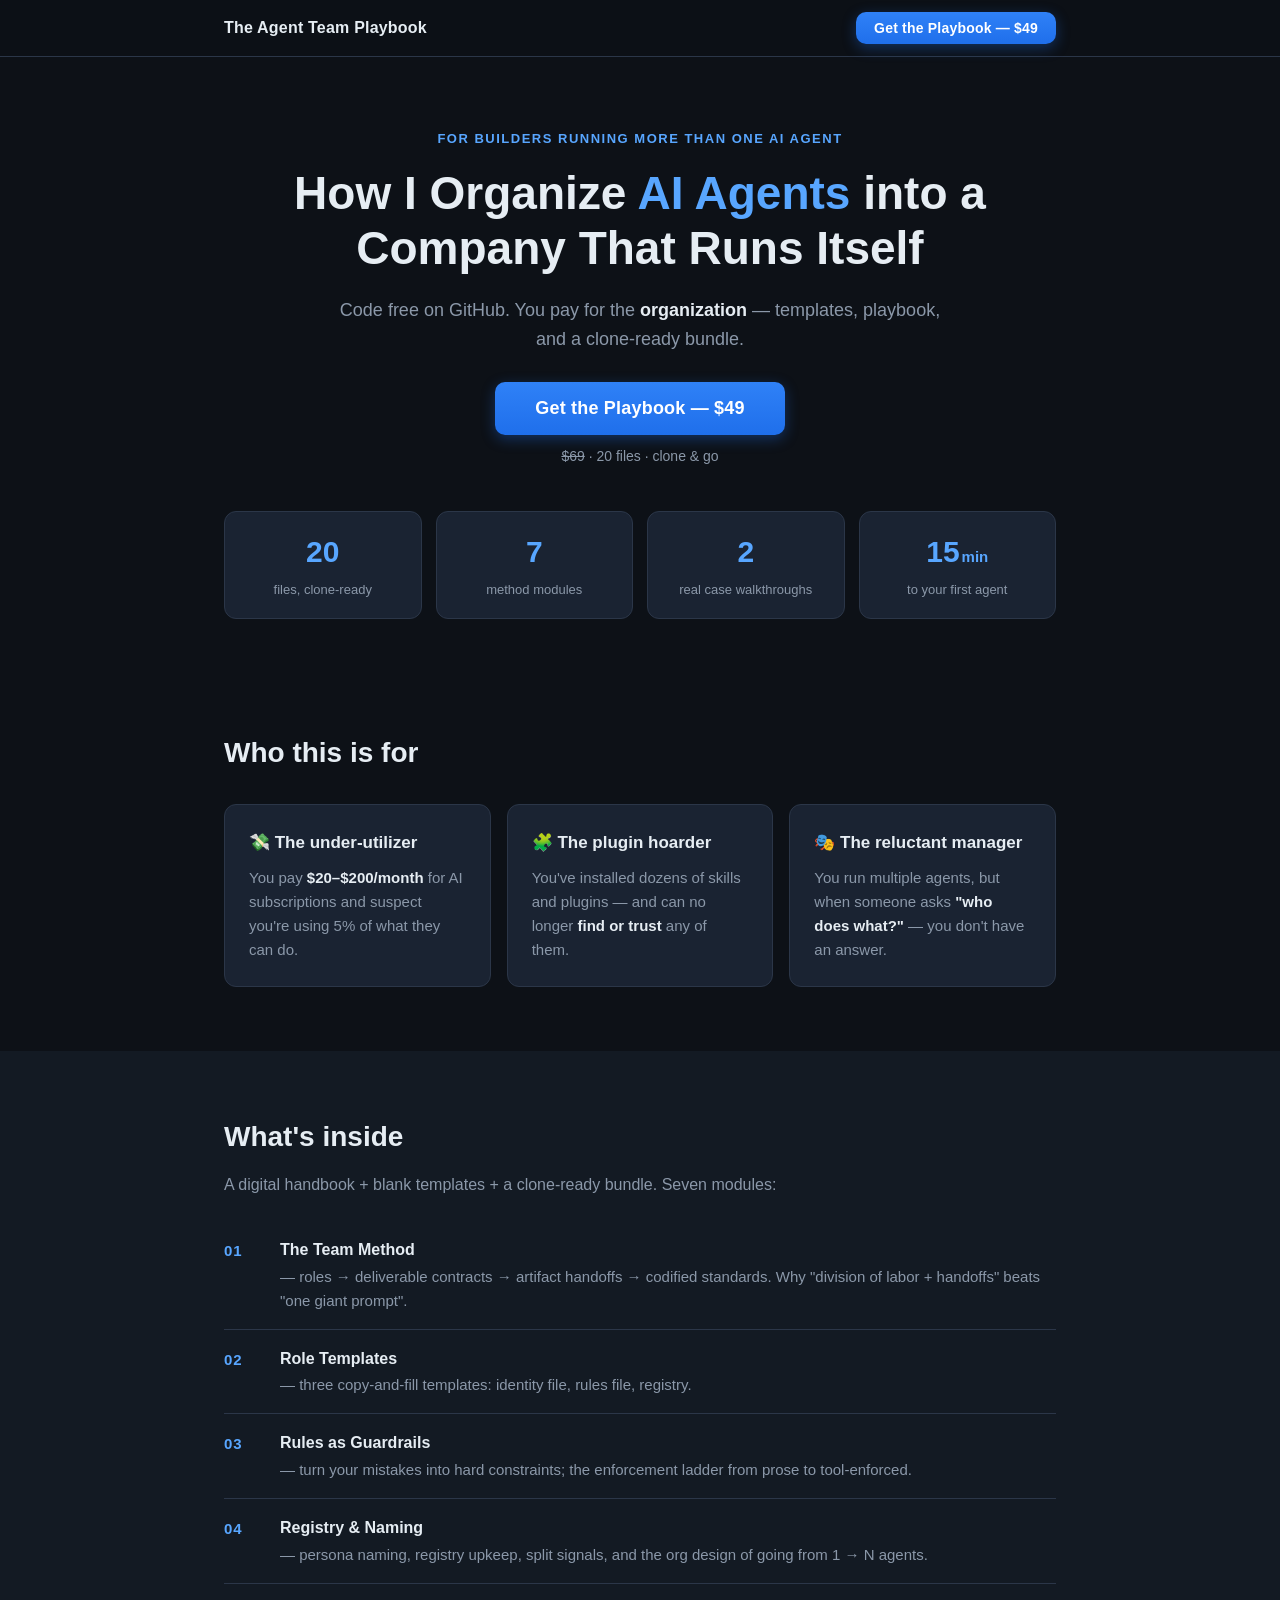
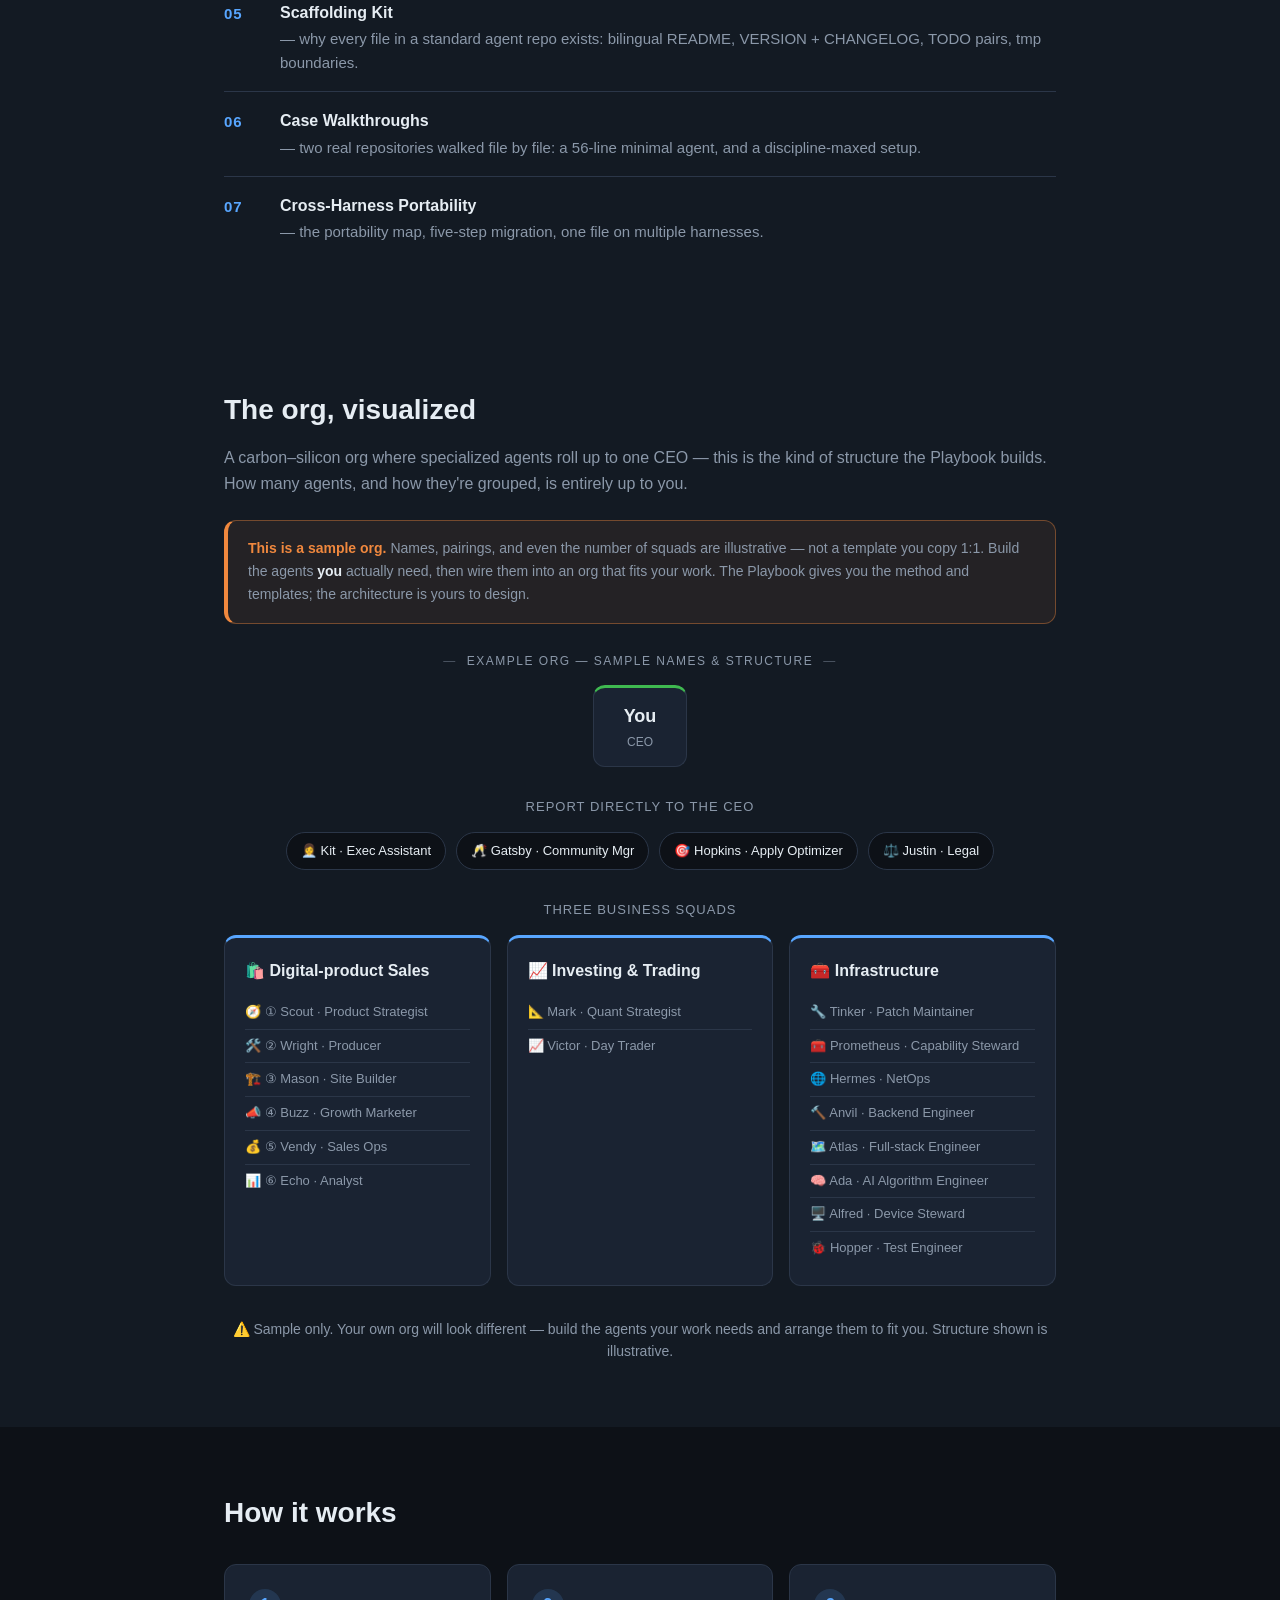
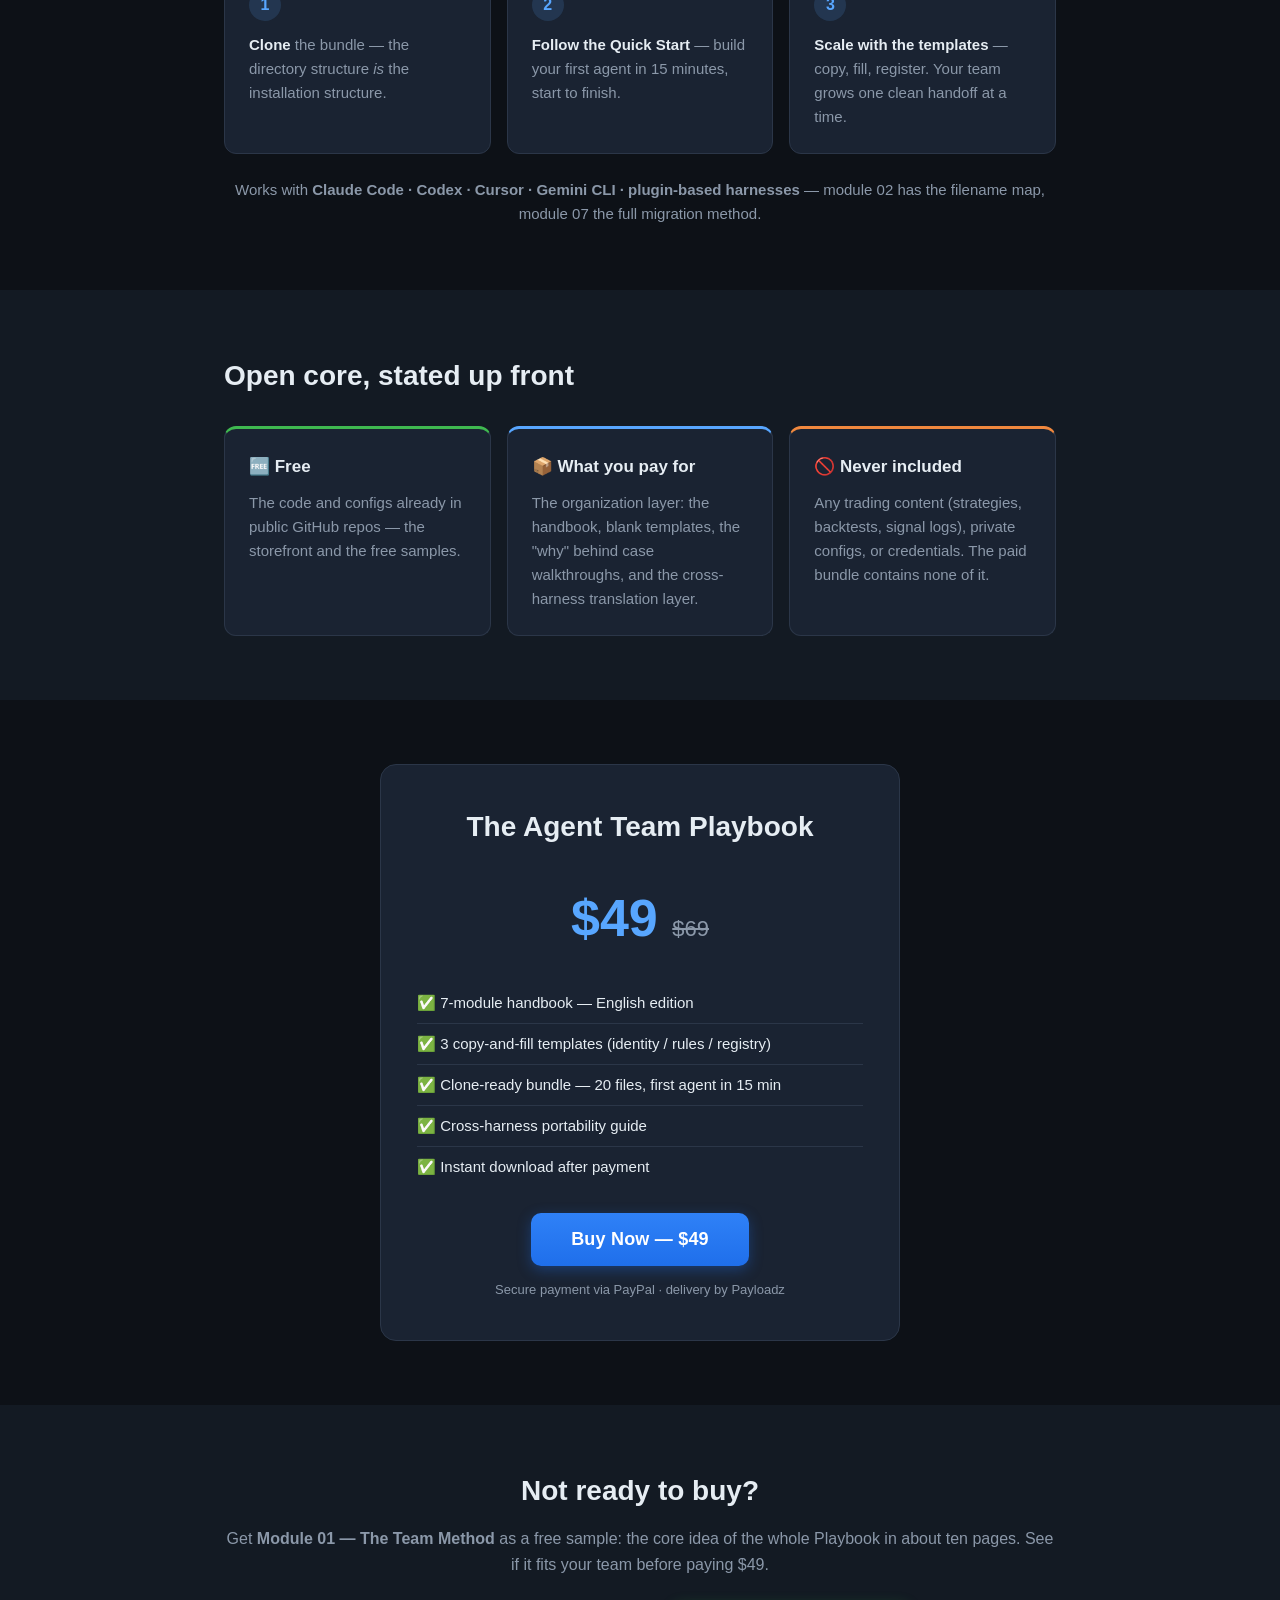
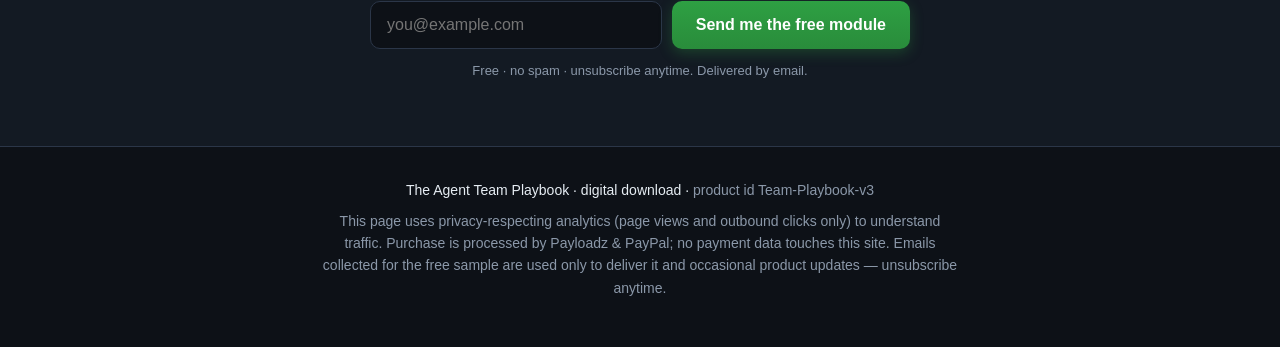
<file: index.html>
<!DOCTYPE html>
<html lang="en">
<head>
  <meta charset="UTF-8">
  <meta name="viewport" content="width=device-width, initial-scale=1.0">
  <title>The Agent Team Playbook — Organize AI Agents into a Company That Runs Itself</title>
  <meta name="description" content="The method, templates, and clone-ready bundle for running an AI agent team — at any scale, org designed by you: roles, deliverable contracts, artifact handoffs, registry, scaffolding, and cross-harness portability. Code free on GitHub — you pay for the organization.">
  <!-- Social share cards (X / Facebook / LinkedIn etc.) -->
  <meta property="og:type" content="website">
  <meta property="og:url" content="https://xhqing.github.io/agent-team-playbook/">
  <meta property="og:title" content="The Agent Team Playbook">
  <meta property="og:description" content="Organize 20 AI agents into a company that runs itself — 7-module playbook + copy-and-fill templates. $49, instant download.">
  <meta property="og:image" content="https://xhqing.github.io/agent-team-playbook/og-image.png">
  <meta name="twitter:card" content="summary_large_image">
  <meta name="twitter:title" content="The Agent Team Playbook">
  <meta name="twitter:description" content="Organize 20 AI agents into a company that runs itself — 7-module playbook + copy-and-fill templates. $49, instant download.">
  <meta name="twitter:image" content="https://xhqing.github.io/agent-team-playbook/og-image.png">
  <link rel="stylesheet" href="style.css">
  <!-- Runtime config (GA4 / Pixel / CF token / buy URL / newsletter URL) lives in config.js, git-ignored on this machine;
       config.example.js in the repo shows the shape. Load synchronously before analytics.js. -->
  <script src="config.js"></script>
  <script src="analytics.js" defer></script>
</head>
<body>

  <nav class="nav">
    <div class="nav-inner">
      <span class="brand">The Agent Team Playbook</span>
      <button class="buy-cta small" data-cta="nav">Get the Playbook — $49</button>
    </div>
  </nav>

  <header class="hero">
    <div class="container">
      <p class="kicker">For builders running more than one AI agent</p>
      <h1>How I Organize <span class="accent">AI Agents</span> into a Company That Runs Itself</h1>
      <p class="sub">
        Code free on GitHub. You pay for the <strong>organization</strong> —
        templates, playbook, and a clone-ready bundle.
      </p>
      <div class="hero-cta">
        <button class="buy-cta big" data-cta="hero">Get the Playbook — $49</button>
        <span class="strike"><s>$69</s>&nbsp;·&nbsp;20 files · clone &amp; go</span>
      </div>
      <div class="earlybird hidden" id="earlybird">
        🐣 Launch-week early bird: <strong>$35</strong> with code <code id="earlybird-code">EARLY35</code>
        <span class="eb-note" id="earlybird-deadline"></span>
      </div>
      <div class="stat-row">
        <div class="stat"><b>20</b><span>files, clone-ready</span></div>
        <div class="stat"><b>7</b><span>method modules</span></div>
        <div class="stat"><b>2</b><span>real case walkthroughs</span></div>
        <div class="stat"><b>15<span class="unit">min</span></b><span>to your first agent</span></div>
      </div>
    </div>
  </header>

  <main>

    <section id="who" class="section">
      <div class="container">
        <h2>Who this is for</h2>
        <div class="cards">
          <div class="card">
            <h3>💸 The under-utilizer</h3>
            <p>You pay <strong>$20–$200/month</strong> for AI subscriptions and suspect you're using 5% of what they can do.</p>
          </div>
          <div class="card">
            <h3>🧩 The plugin hoarder</h3>
            <p>You've installed dozens of skills and plugins — and can no longer <strong>find or trust</strong> any of them.</p>
          </div>
          <div class="card">
            <h3>🎭 The reluctant manager</h3>
            <p>You run multiple agents, but when someone asks <strong>"who does what?"</strong> — you don't have an answer.</p>
          </div>
        </div>
      </div>
    </section>

    <section id="inside" class="section alt">
      <div class="container">
        <h2>What's inside</h2>
        <p class="section-sub">A digital handbook + blank templates + a clone-ready bundle. Seven modules:</p>
        <ol class="modules">
          <li><b>The Team Method</b> — roles → deliverable contracts → artifact handoffs → codified standards. Why "division of labor + handoffs" beats "one giant prompt".</li>
          <li><b>Role Templates</b> — three copy-and-fill templates: identity file, rules file, registry.</li>
          <li><b>Rules as Guardrails</b> — turn your mistakes into hard constraints; the enforcement ladder from prose to tool-enforced.</li>
          <li><b>Registry &amp; Naming</b> — persona naming, registry upkeep, split signals, and the org design of going from 1 → N agents.</li>
          <li><b>Scaffolding Kit</b> — why every file in a standard agent repo exists: bilingual README, VERSION + CHANGELOG, TODO pairs, tmp boundaries.</li>
          <li><b>Case Walkthroughs</b> — two real repositories walked file by file: a 56-line minimal agent, and a discipline-maxed setup.</li>
          <li><b>Cross-Harness Portability</b> — the portability map, five-step migration, one file on multiple harnesses.</li>
        </ol>
      </div>
    </section>

    <section id="team" class="section alt">
      <div class="container">
        <h2>The org, visualized</h2>
        <p class="section-sub">A carbon–silicon org where specialized agents roll up to one CEO — this is the kind of structure the Playbook builds. How many agents, and how they're grouped, is entirely up to you.</p>

        <div class="org-callout">
          <strong>This is a sample org.</strong> Names, pairings, and even the number of squads are illustrative — not a template you copy 1:1.
          Build the agents <em>you</em> actually need, then wire them into an org that fits your work. The Playbook gives you the
          method and templates; the architecture is yours to design.
        </div>

        <p class="org-sample-tag">Example org — sample names &amp; structure</p>

        <div class="org" aria-label="Sample agent org chart">
          <div class="org-ceo">You<span>CEO</span></div>

          <p class="org-label">Report directly to the CEO</p>
          <div class="org-direct">
            <span class="org-chip">👩‍💼 Kit · Exec Assistant</span>
            <span class="org-chip">🥂 Gatsby · Community Mgr</span>
            <span class="org-chip">🎯 Hopkins · Apply Optimizer</span>
            <span class="org-chip">⚖️ Justin · Legal</span>
          </div>

          <p class="org-label">Three business squads</p>
          <div class="org-squads">
            <div class="org-squad">
              <h3>🛍️ Digital-product Sales</h3>
              <ul>
                <li>🧭 ① Scout · Product Strategist</li>
                <li>🛠️ ② Wright · Producer</li>
                <li>🏗️ ③ Mason · Site Builder</li>
                <li>📣 ④ Buzz · Growth Marketer</li>
                <li>💰 ⑤ Vendy · Sales Ops</li>
                <li>📊 ⑥ Echo · Analyst</li>
              </ul>
            </div>
            <div class="org-squad">
              <h3>📈 Investing &amp; Trading</h3>
              <ul>
                <li>📐 Mark · Quant Strategist</li>
                <li>📈 Victor · Day Trader</li>
              </ul>
            </div>
            <div class="org-squad">
              <h3>🧰 Infrastructure</h3>
              <ul>
                <li>🔧 Tinker · Patch Maintainer</li>
                <li>🧰 Prometheus · Capability Steward</li>
                <li>🌐 Hermes · NetOps</li>
                <li>🔨 Anvil · Backend Engineer</li>
                <li>🗺️ Atlas · Full-stack Engineer</li>
                <li>🧠 Ada · AI Algorithm Engineer</li>
                <li>🖥️ Alfred · Device Steward</li>
                <li>🐞 Hopper · Test Engineer</li>
              </ul>
            </div>
          </div>
        </div>
        <p class="org-note muted">⚠️ Sample only. Your own org will look different — build the agents your work needs and arrange them to fit you. Structure shown is illustrative.</p>
      </div>
    </section>

    <section id="how" class="section">
      <div class="container">
        <h2>How it works</h2>
        <div class="steps">
          <div class="step"><span class="num">1</span><p><b>Clone</b> the bundle — the directory structure <i>is</i> the installation structure.</p></div>
          <div class="step"><span class="num">2</span><p><b>Follow the Quick Start</b> — build your first agent in 15 minutes, start to finish.</p></div>
          <div class="step"><span class="num">3</span><p><b>Scale with the templates</b> — copy, fill, register. Your team grows one clean handoff at a time.</p></div>
        </div>
        <p class="harness-line">Works with <strong>Claude Code · Codex · Cursor · Gemini CLI · plugin-based harnesses</strong> — module 02 has the filename map, module 07 the full migration method.</p>
      </div>
    </section>

    <section id="opencore" class="section alt">
      <div class="container">
        <h2>Open core, stated up front</h2>
        <div class="opencore-grid">
          <div class="oc free">
            <h3>🆓 Free</h3>
            <p>The code and configs already in public GitHub repos — the storefront and the free samples.</p>
          </div>
          <div class="oc paid">
            <h3>📦 What you pay for</h3>
            <p>The organization layer: the handbook, blank templates, the "why" behind case walkthroughs, and the cross-harness translation layer.</p>
          </div>
          <div class="oc never">
            <h3>🚫 Never included</h3>
            <p>Any trading content (strategies, backtests, signal logs), private configs, or credentials. The paid bundle contains none of it.</p>
          </div>
        </div>
      </div>
    </section>

    <section id="pricing" class="section">
      <div class="container pricing">
        <div class="price-card">
          <h2>The Agent Team Playbook</h2>
          <p class="price"><span class="now">$49</span> <s class="was">$69</s></p>
          <ul class="includes">
            <li>✅ 7-module handbook — English edition</li>
            <li>✅ 3 copy-and-fill templates (identity / rules / registry)</li>
            <li>✅ Clone-ready bundle — 20 files, first agent in 15 min</li>
            <li>✅ Cross-harness portability guide</li>
            <li>✅ Instant download after payment</li>
          </ul>
          <button class="buy-cta big" data-cta="pricing">Buy Now — $49</button>
          <p class="pay-note">Secure payment via PayPal · delivery by Payloadz</p>
          <div class="earlybird hidden" id="earlybird-2">
            Launch week: use code <code id="earlybird-code-2">EARLY35</code> → <strong>$35</strong>
          </div>
        </div>
      </div>
    </section>

    <section id="free-sample" class="section alt">
      <div class="container free-sample">
        <h2>Not ready to buy?</h2>
        <p class="section-sub">Get <strong>Module 01 — The Team Method</strong> as a free sample: the core idea of the whole Playbook in about ten pages. See if it fits your team before paying $49.</p>
        <form id="email-form" class="email-capture" method="post" action="" target="_blank" rel="noopener" novalidate>
          <input type="email" name="email" placeholder="you@example.com" required autocomplete="email" aria-label="Email address">
          <button type="submit" class="email-cta" data-cta="free-sample">Send me the free module</button>
        </form>
        <p class="email-note muted">Free · no spam · unsubscribe anytime. Delivered by email.</p>
      </div>
    </section>

  </main>

  <footer class="footer">
    <div class="container">
      <p>The Agent Team Playbook · digital download · <span class="muted">product id Team-Playbook-v3</span></p>
      <p class="muted privacy">This page uses privacy-respecting analytics (page views and outbound clicks only) to understand traffic. Purchase is processed by Payloadz &amp; PayPal; no payment data touches this site. Emails collected for the free sample are used only to deliver it and occasional product updates — unsubscribe anytime.</p>
    </div>
  </footer>

</body>
</html>
</file>
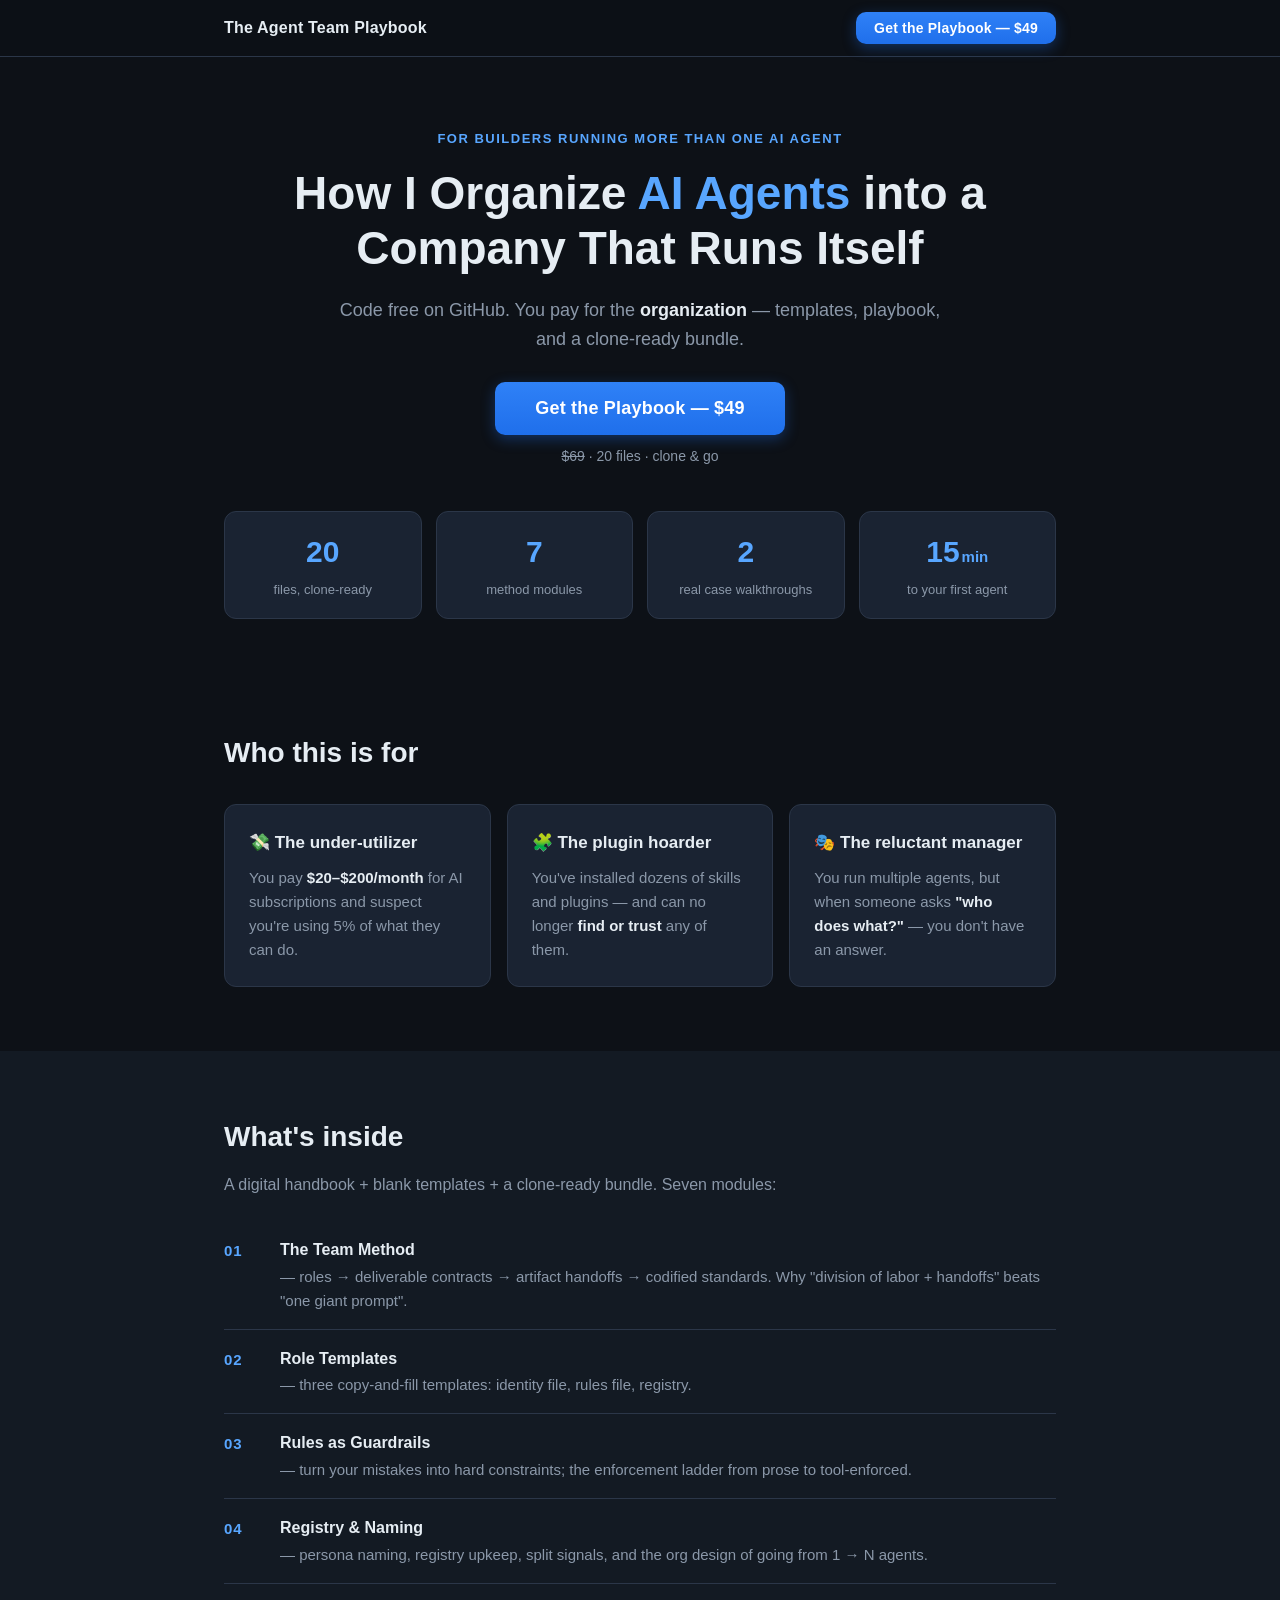
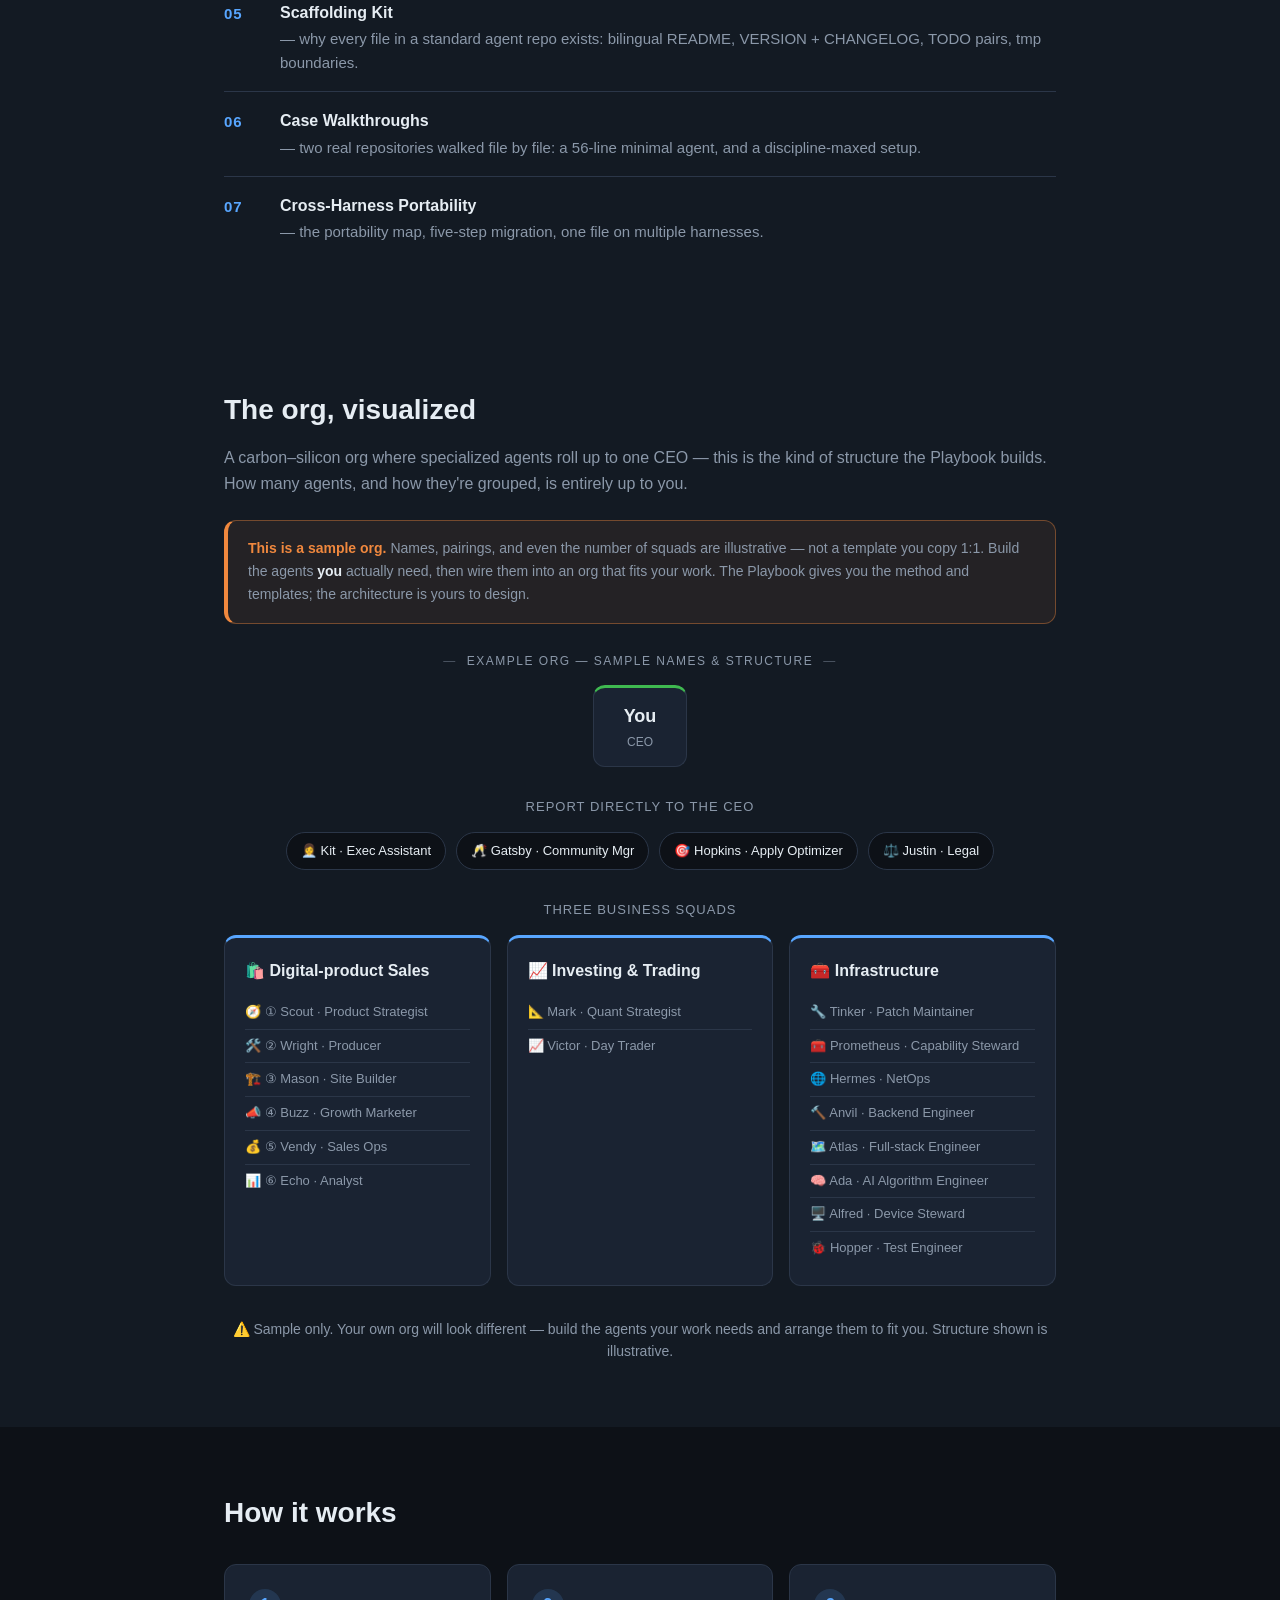
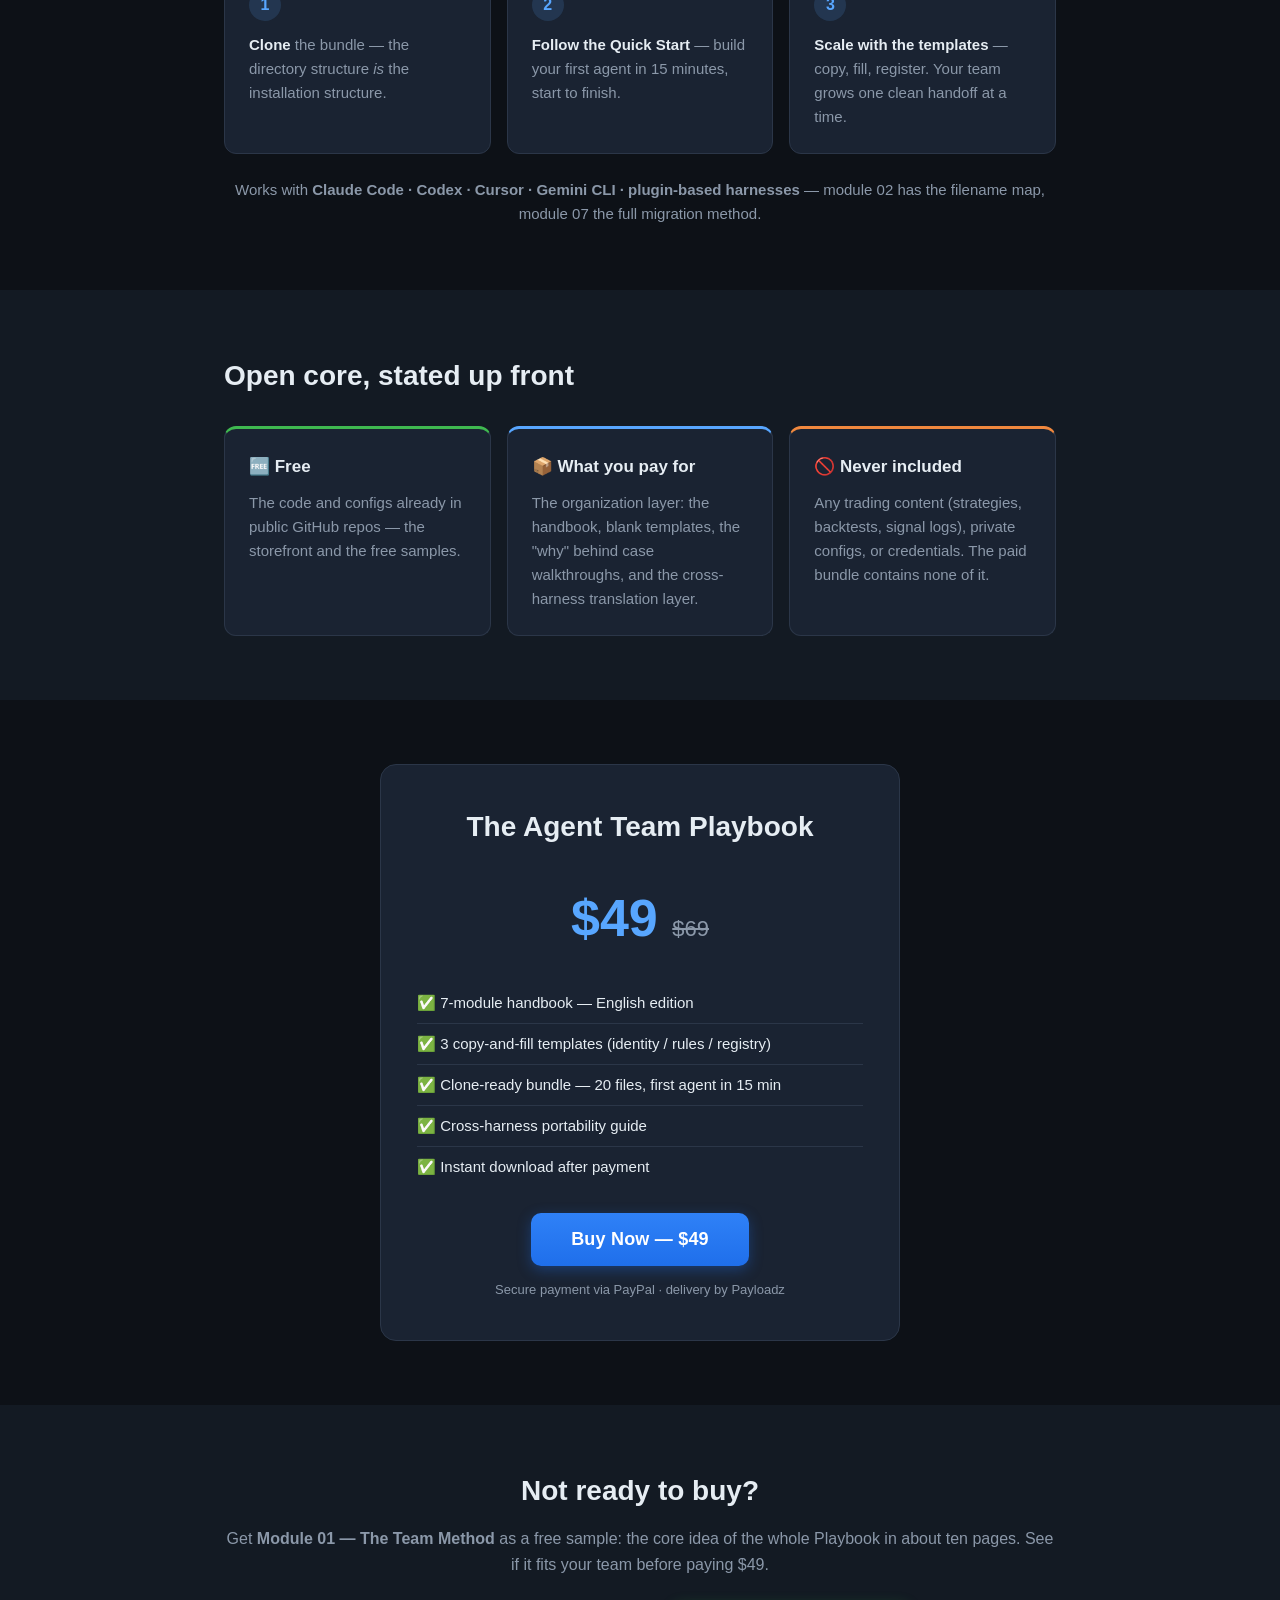
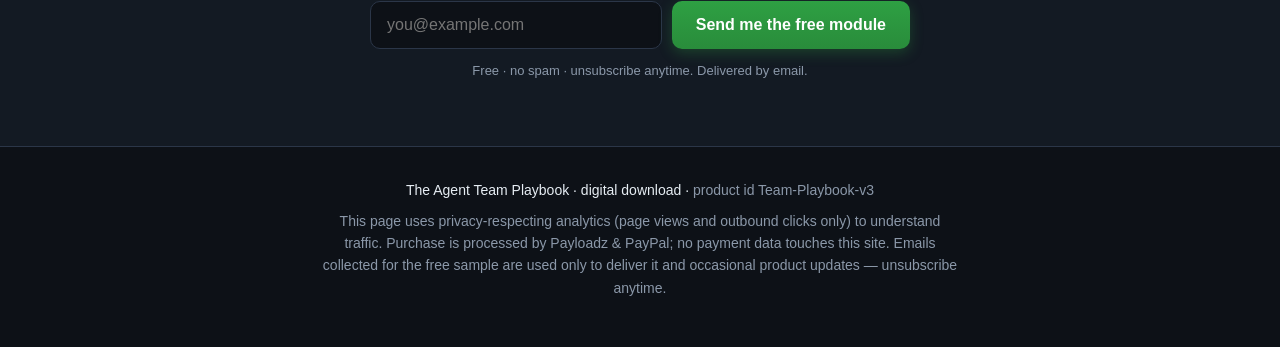
<file: go/bio/index.html>
<!DOCTYPE html>
<html lang="en">
<head>
<meta charset="utf-8">
<title>The Agent Team Playbook</title>
<meta name="robots" content="noindex">
<meta http-equiv="refresh" content="0; url=https://xhqing.github.io/agent-team-playbook/?utm_source=x.com&amp;utm_medium=organic&amp;utm_campaign=playbook-launch&amp;utm_content=x-bio">
<script>location.replace("https://xhqing.github.io/agent-team-playbook/?utm_source=x.com&utm_medium=organic&utm_campaign=playbook-launch&utm_content=x-bio");</script>
</head>
<body>
<noscript><a href="https://xhqing.github.io/agent-team-playbook/?utm_source=x.com&amp;utm_medium=organic&amp;utm_campaign=playbook-launch&amp;utm_content=x-bio">Continue to The Agent Team Playbook &rarr;</a></noscript>
</body>
</html>
</file>
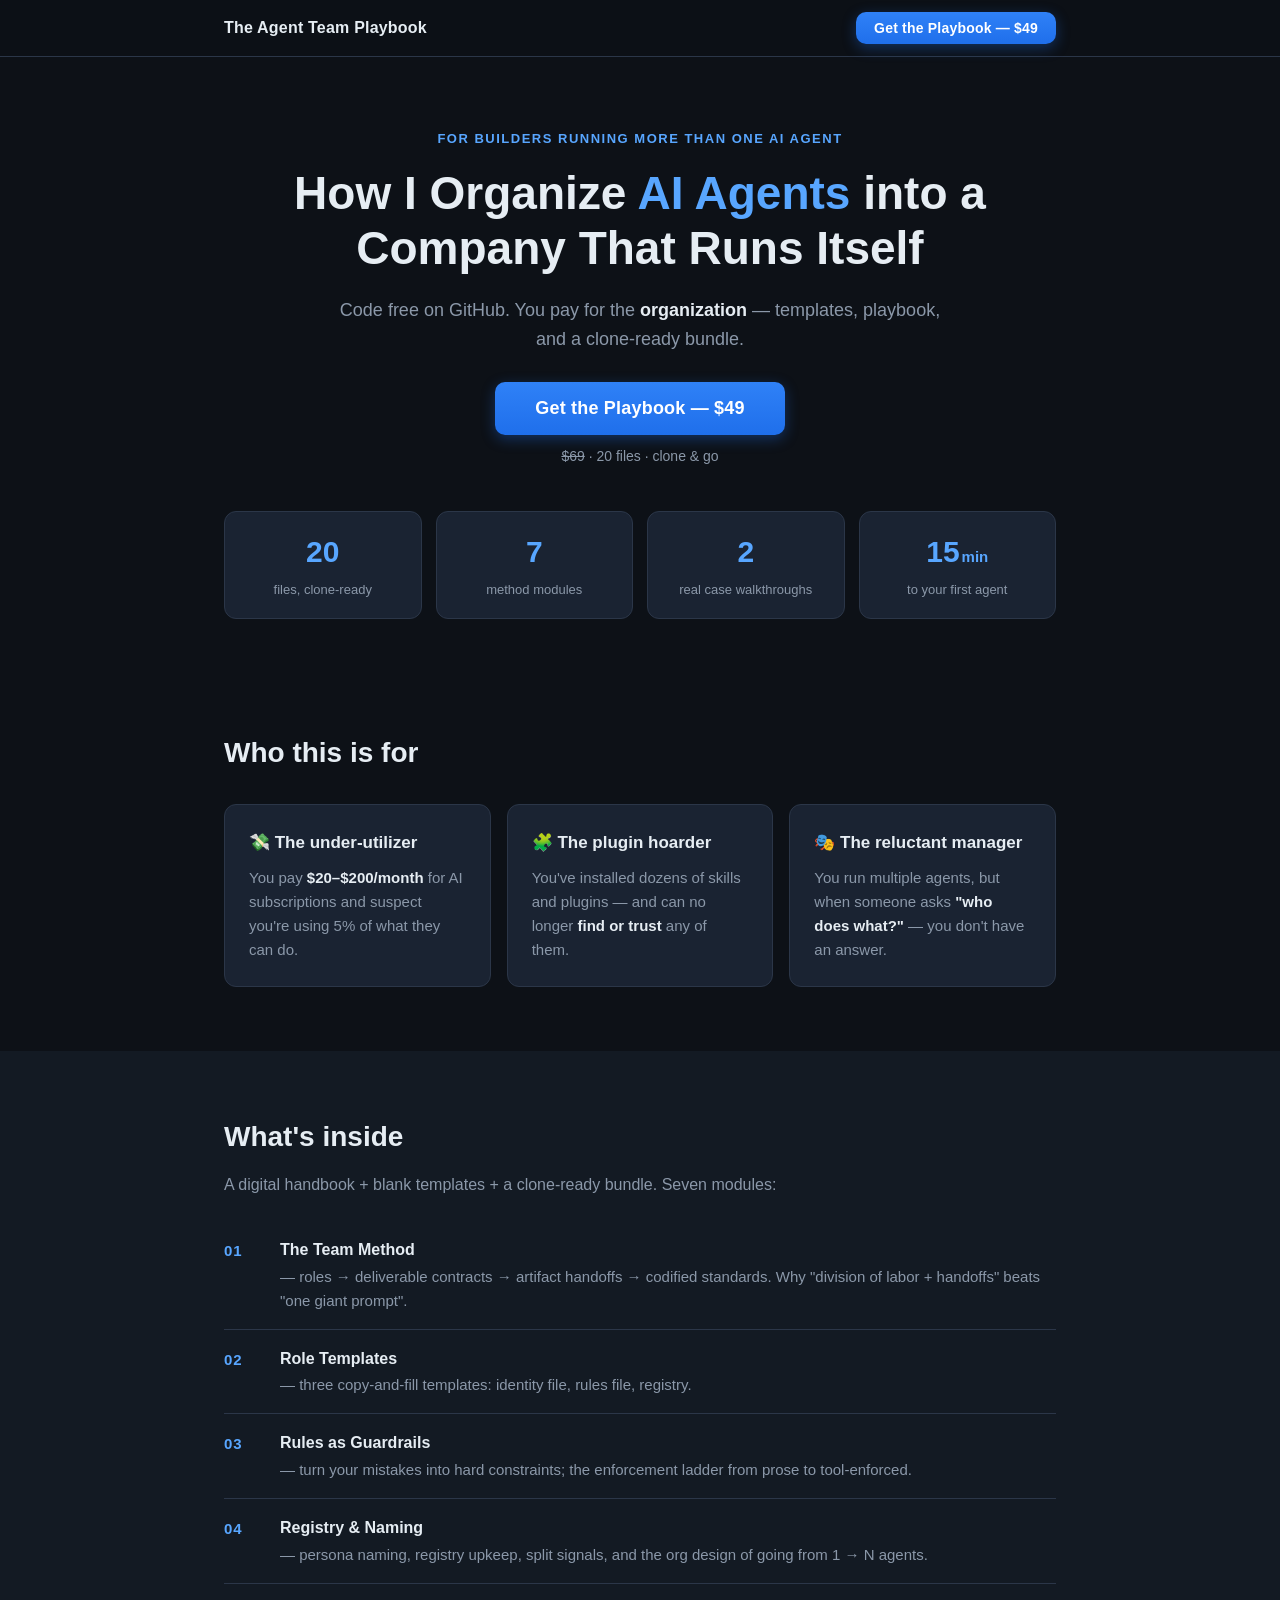
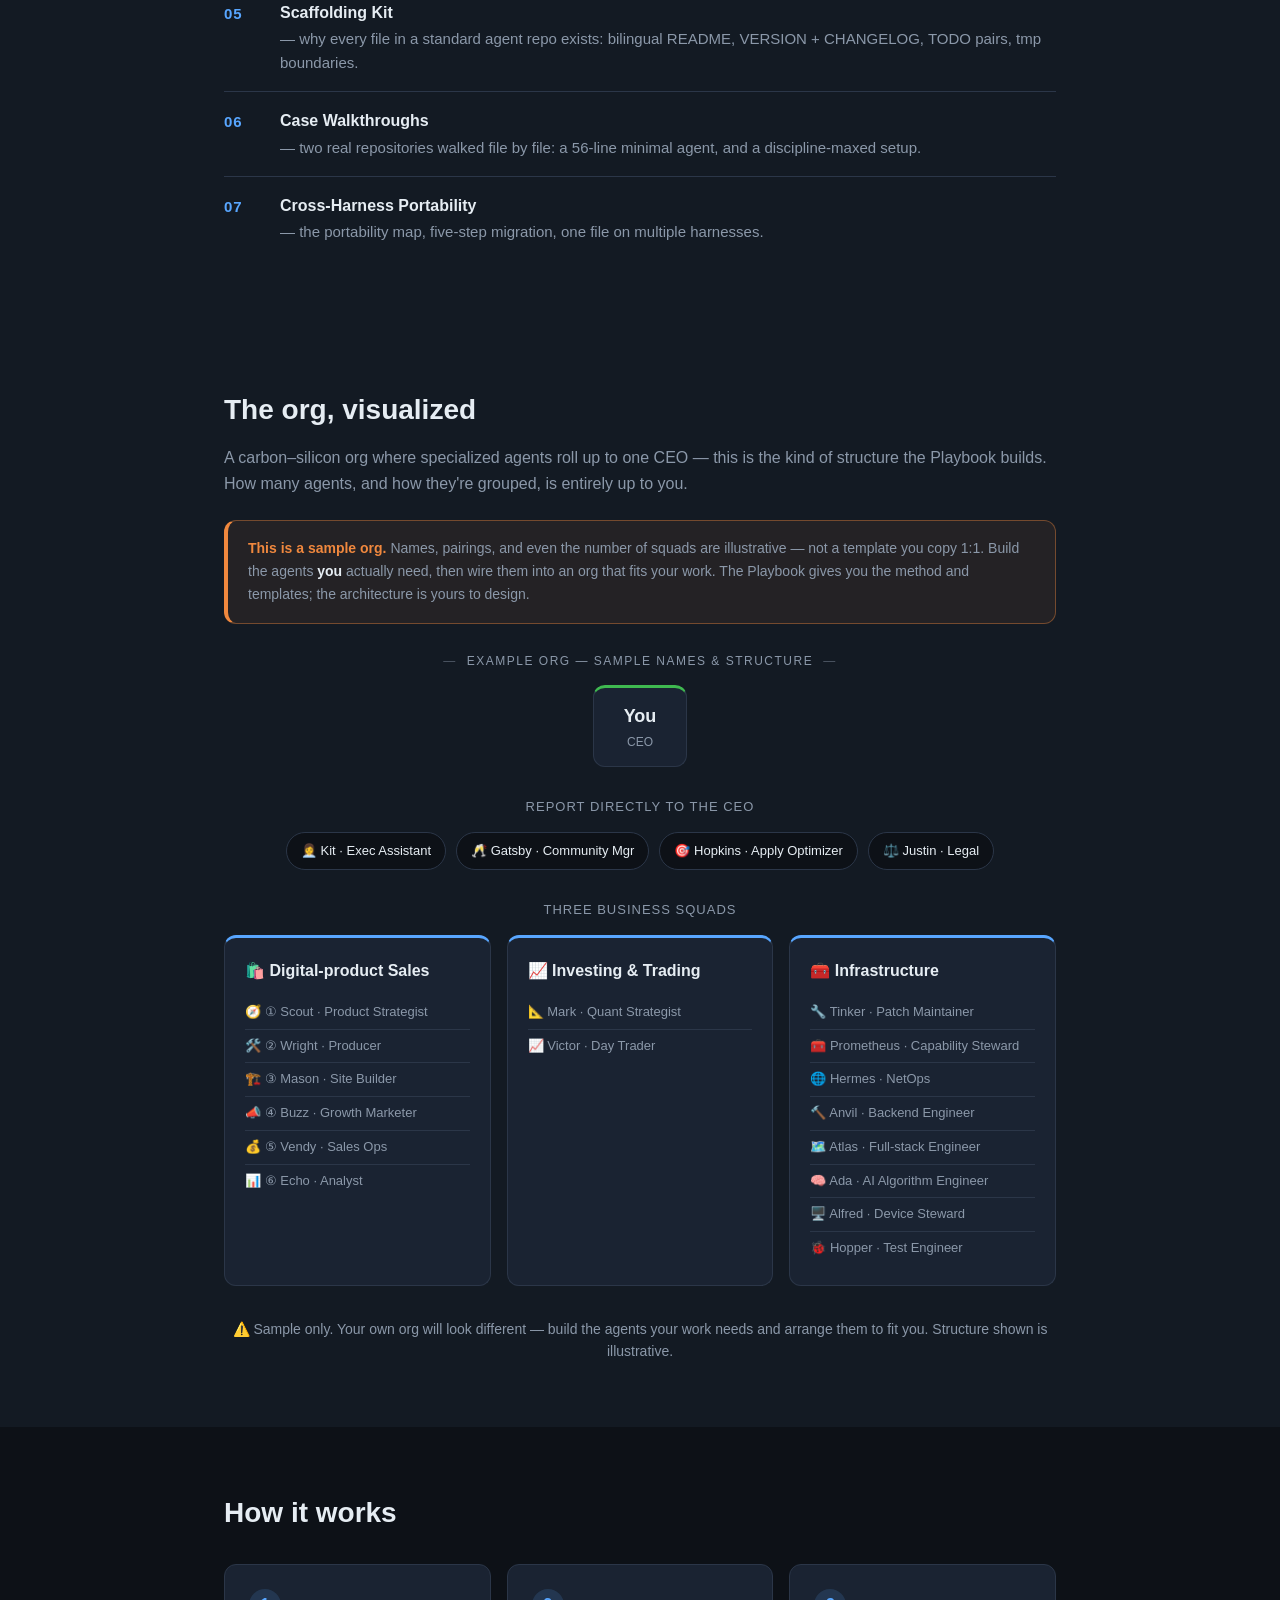
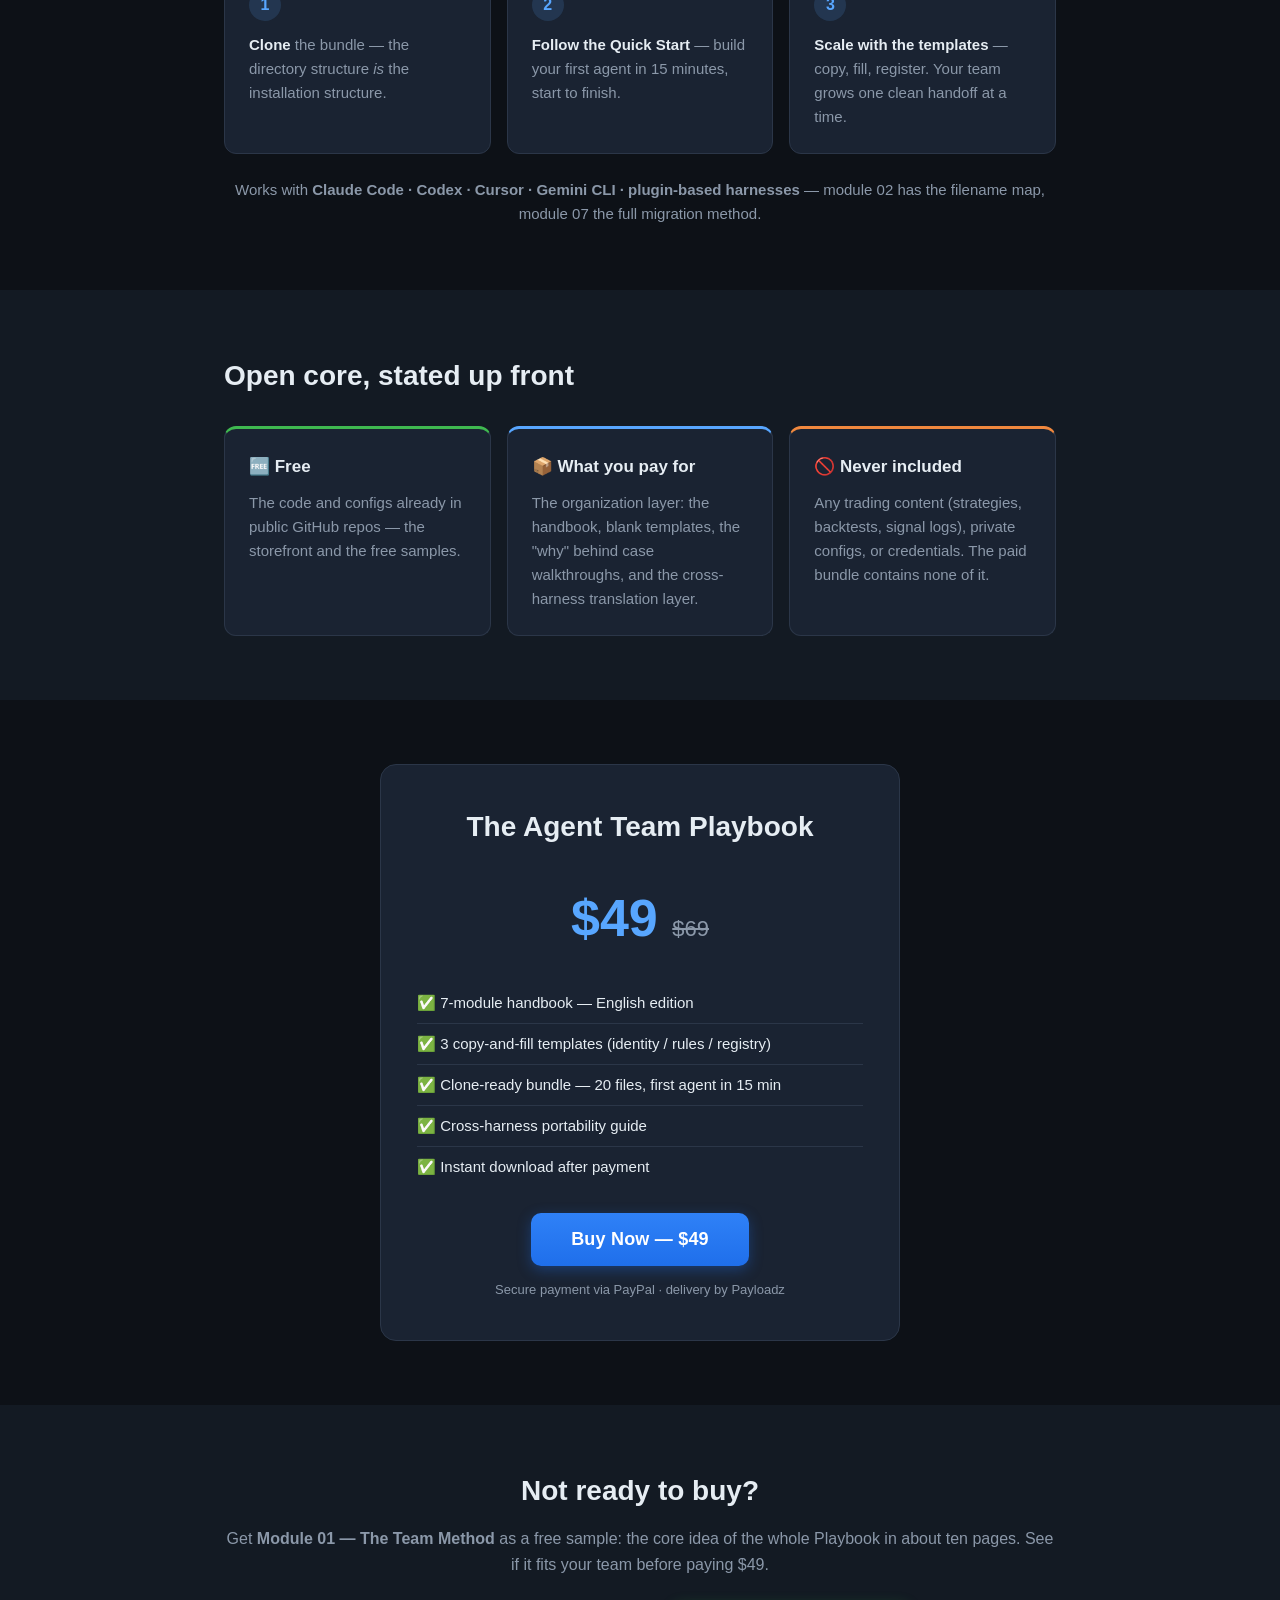
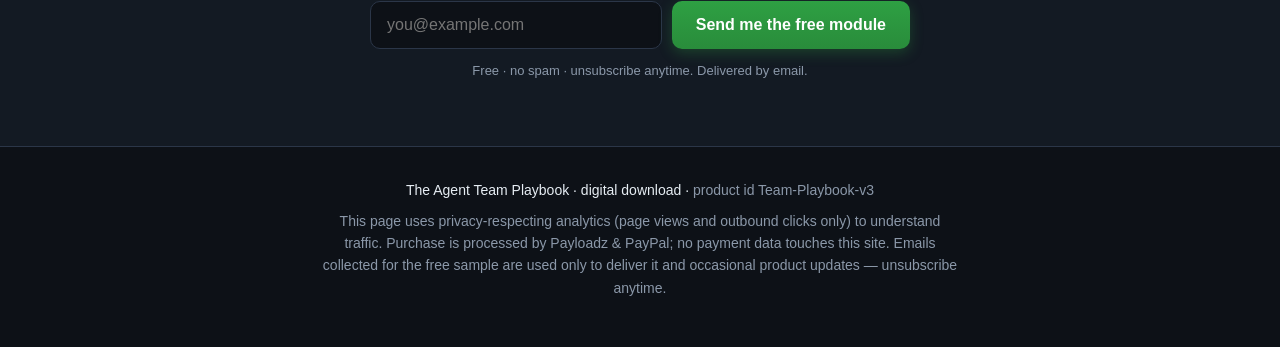
<file: go/p2/index.html>
<!DOCTYPE html>
<html lang="en">
<head>
<meta charset="utf-8">
<title>The Agent Team Playbook</title>
<meta name="robots" content="noindex">
<meta http-equiv="refresh" content="0; url=https://xhqing.github.io/agent-team-playbook/?utm_source=x.com&amp;utm_medium=organic&amp;utm_campaign=playbook-launch&amp;utm_content=x-post-algo-02">
<script>location.replace("https://xhqing.github.io/agent-team-playbook/?utm_source=x.com&utm_medium=organic&utm_campaign=playbook-launch&utm_content=x-post-algo-02");</script>
</head>
<body>
<noscript><a href="https://xhqing.github.io/agent-team-playbook/?utm_source=x.com&amp;utm_medium=organic&amp;utm_campaign=playbook-launch&amp;utm_content=x-post-algo-02">Continue to The Agent Team Playbook &rarr;</a></noscript>
</body>
</html>
</file>
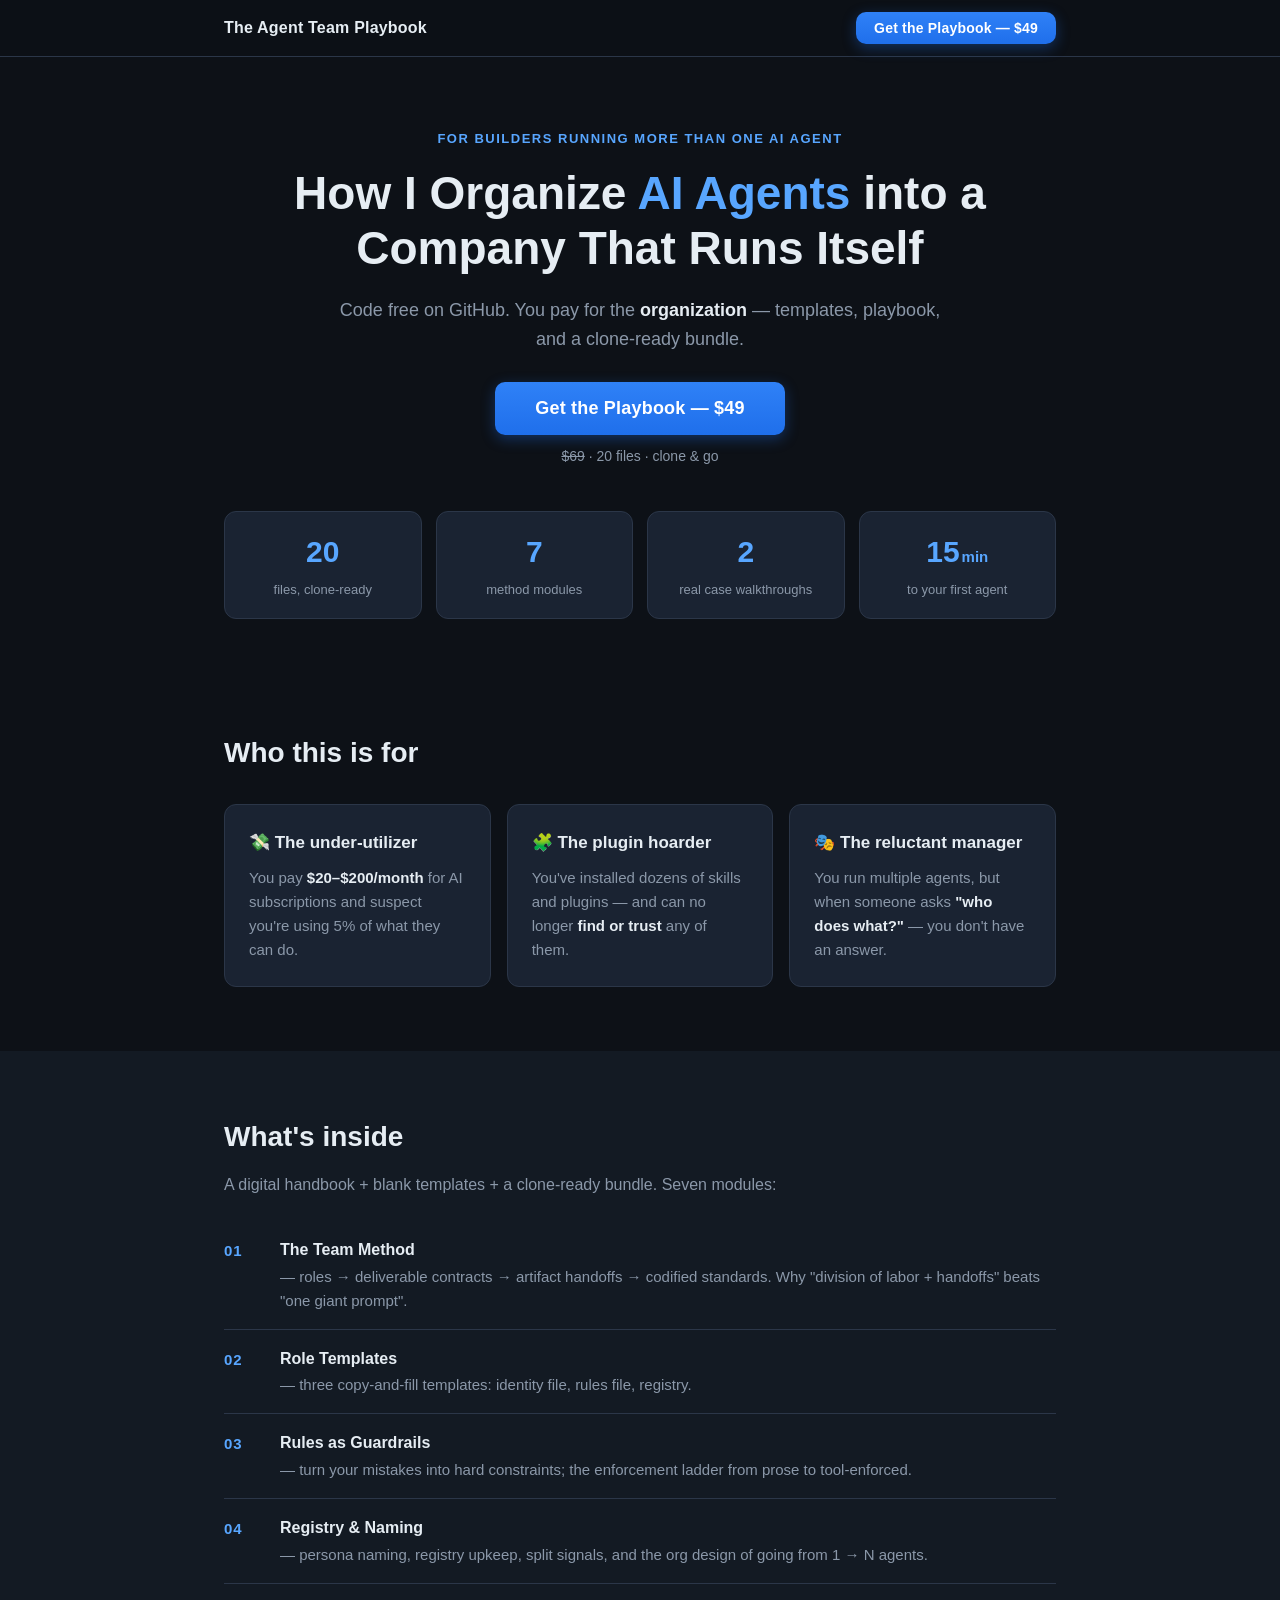
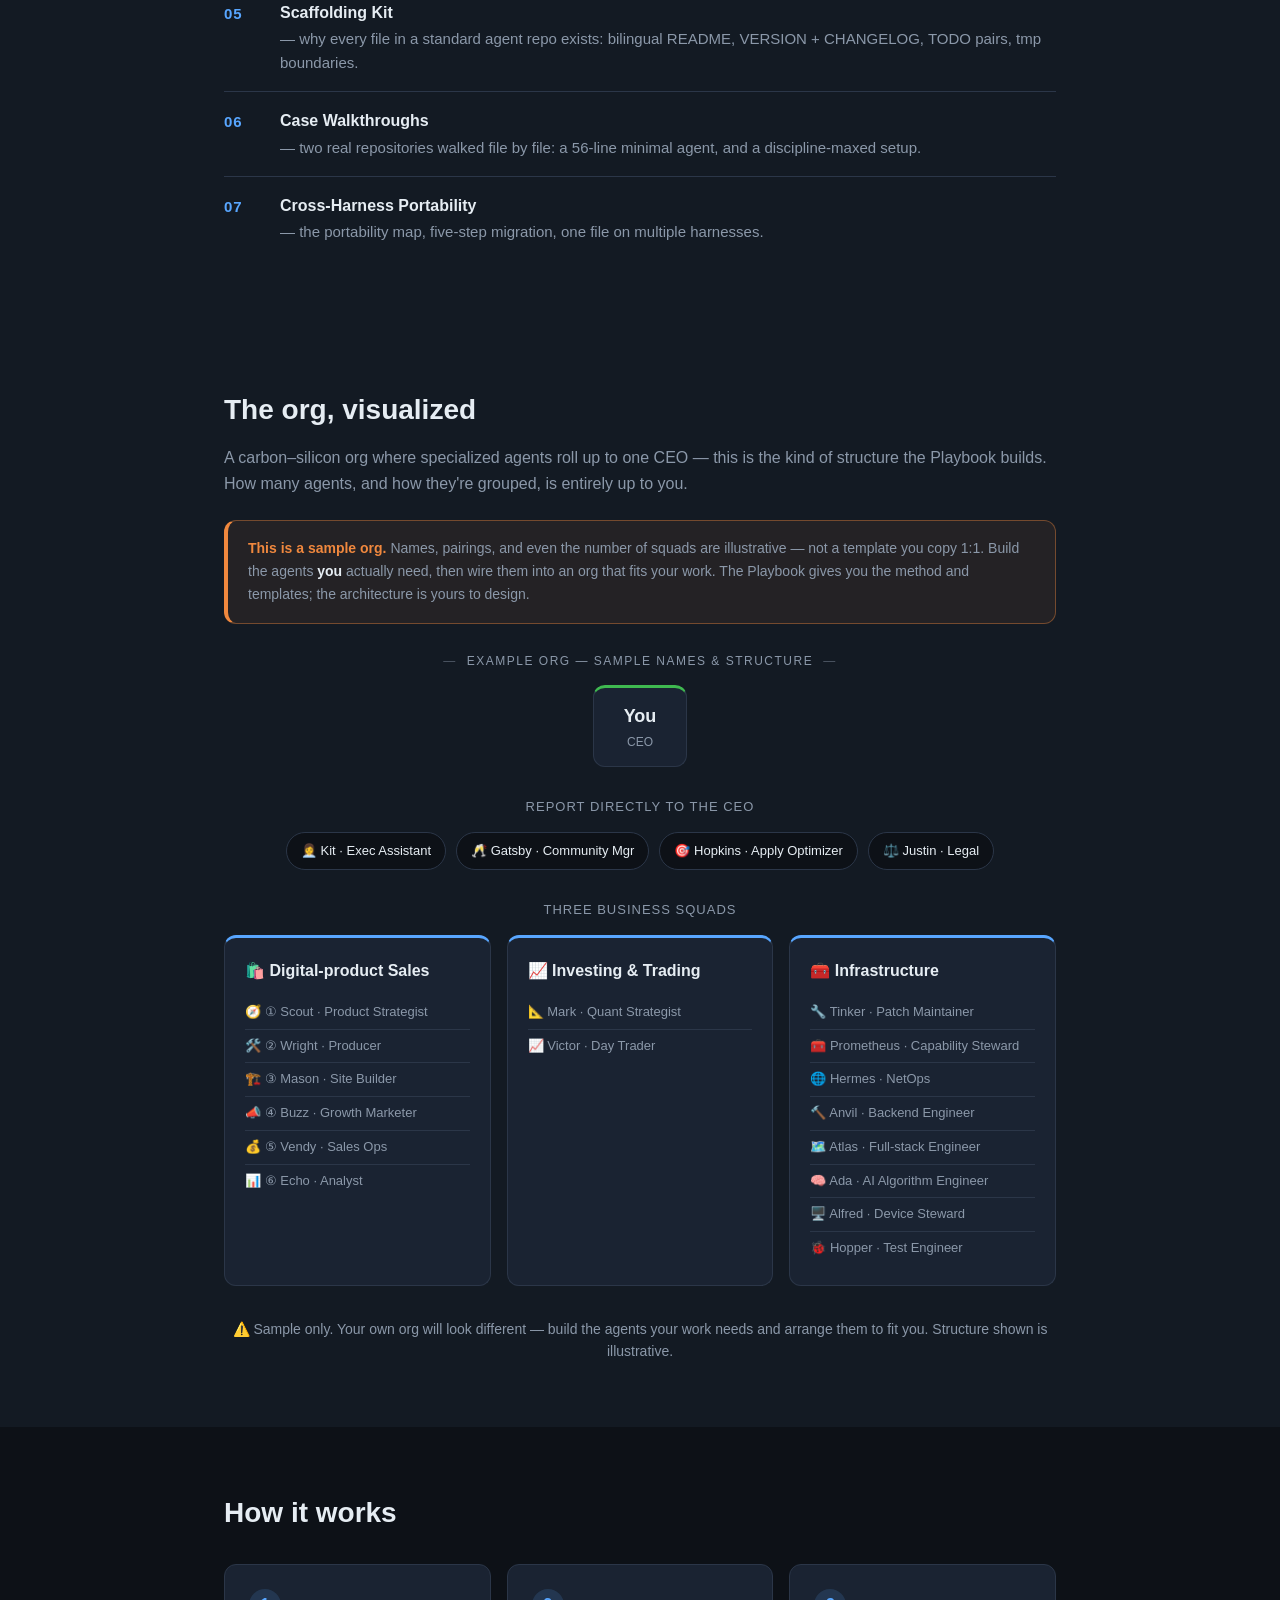
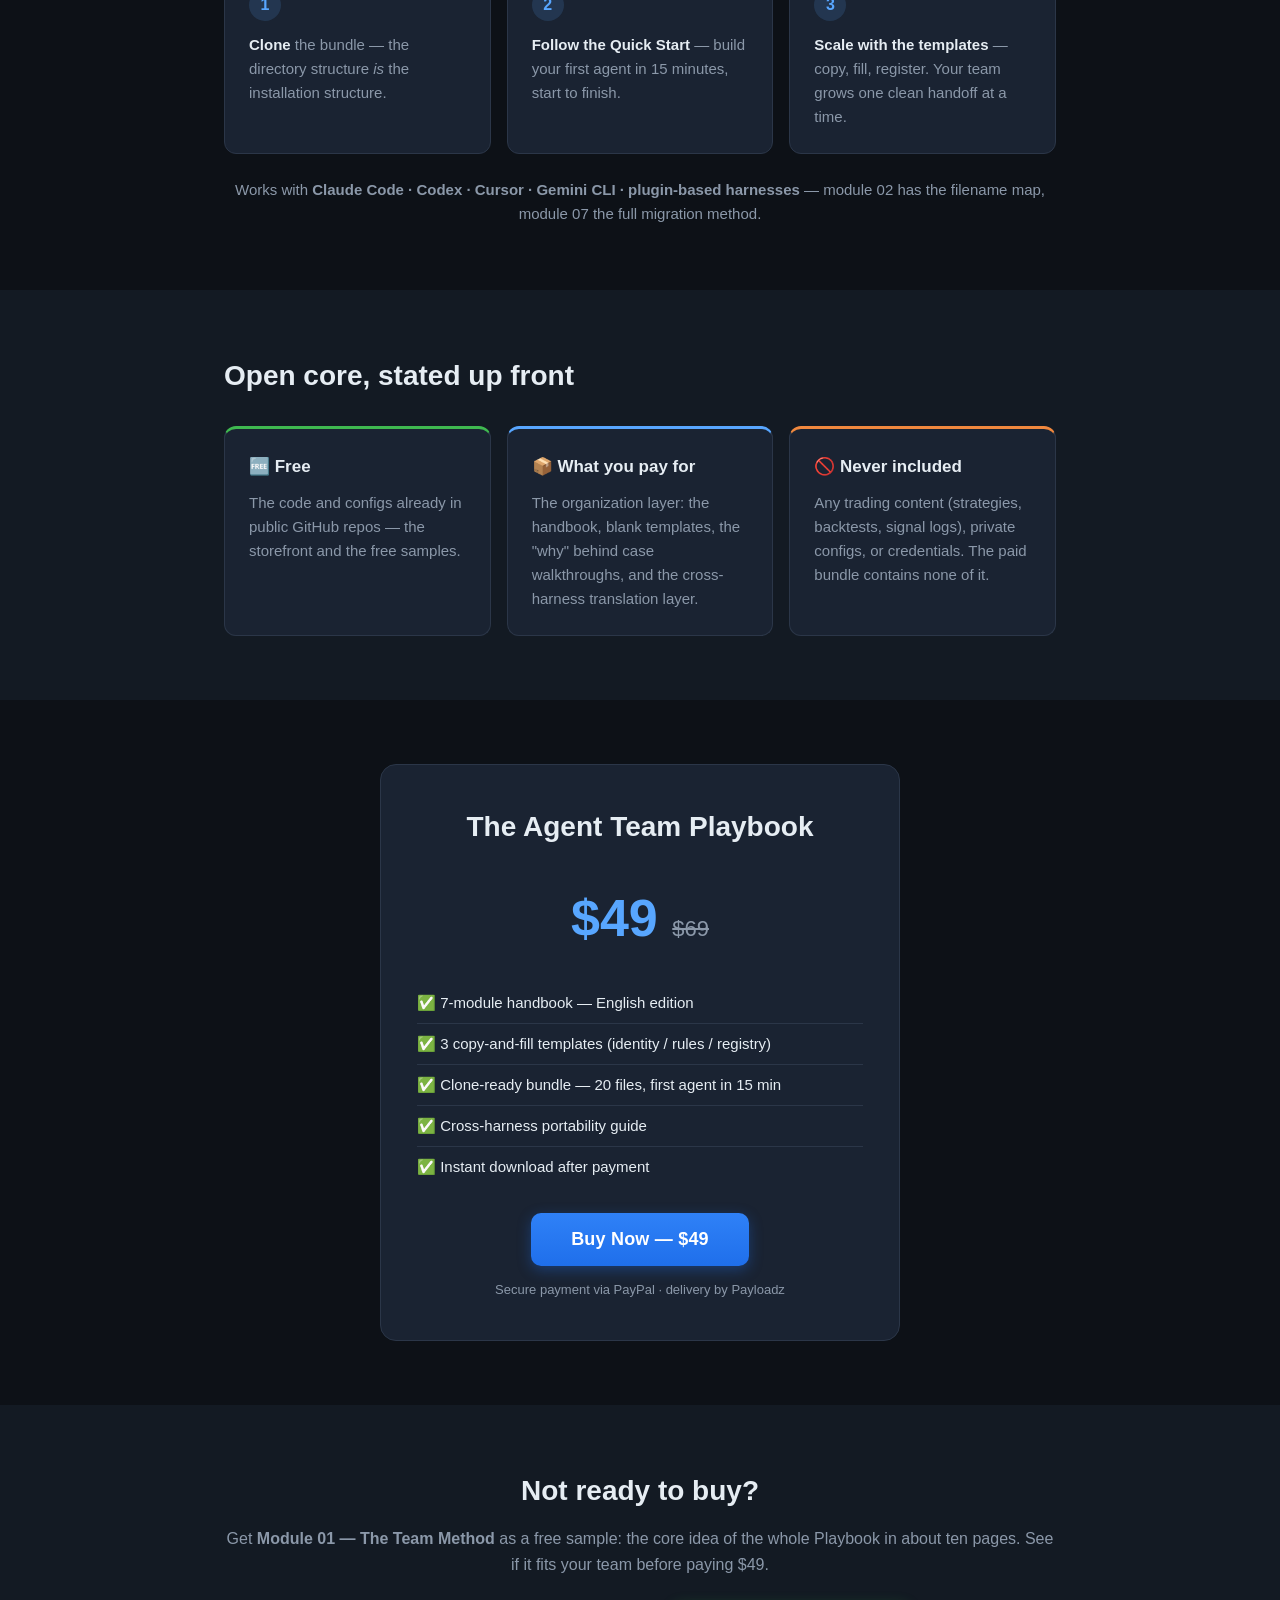
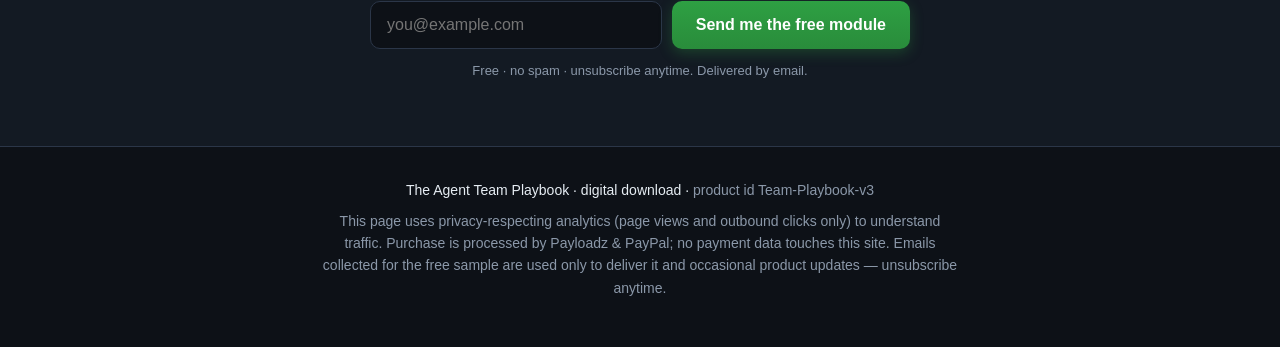
<file: go/p3/index.html>
<!DOCTYPE html>
<html lang="en">
<head>
<meta charset="utf-8">
<title>The Agent Team Playbook</title>
<meta name="robots" content="noindex">
<meta http-equiv="refresh" content="0; url=https://xhqing.github.io/agent-team-playbook/?utm_source=x.com&amp;utm_medium=organic&amp;utm_campaign=playbook-launch&amp;utm_content=x-post-minimal-agent-03">
<script>location.replace("https://xhqing.github.io/agent-team-playbook/?utm_source=x.com&utm_medium=organic&utm_campaign=playbook-launch&utm_content=x-post-minimal-agent-03");</script>
</head>
<body>
<noscript><a href="https://xhqing.github.io/agent-team-playbook/?utm_source=x.com&amp;utm_medium=organic&amp;utm_campaign=playbook-launch&amp;utm_content=x-post-minimal-agent-03">Continue to The Agent Team Playbook &rarr;</a></noscript>
</body>
</html>
</file>
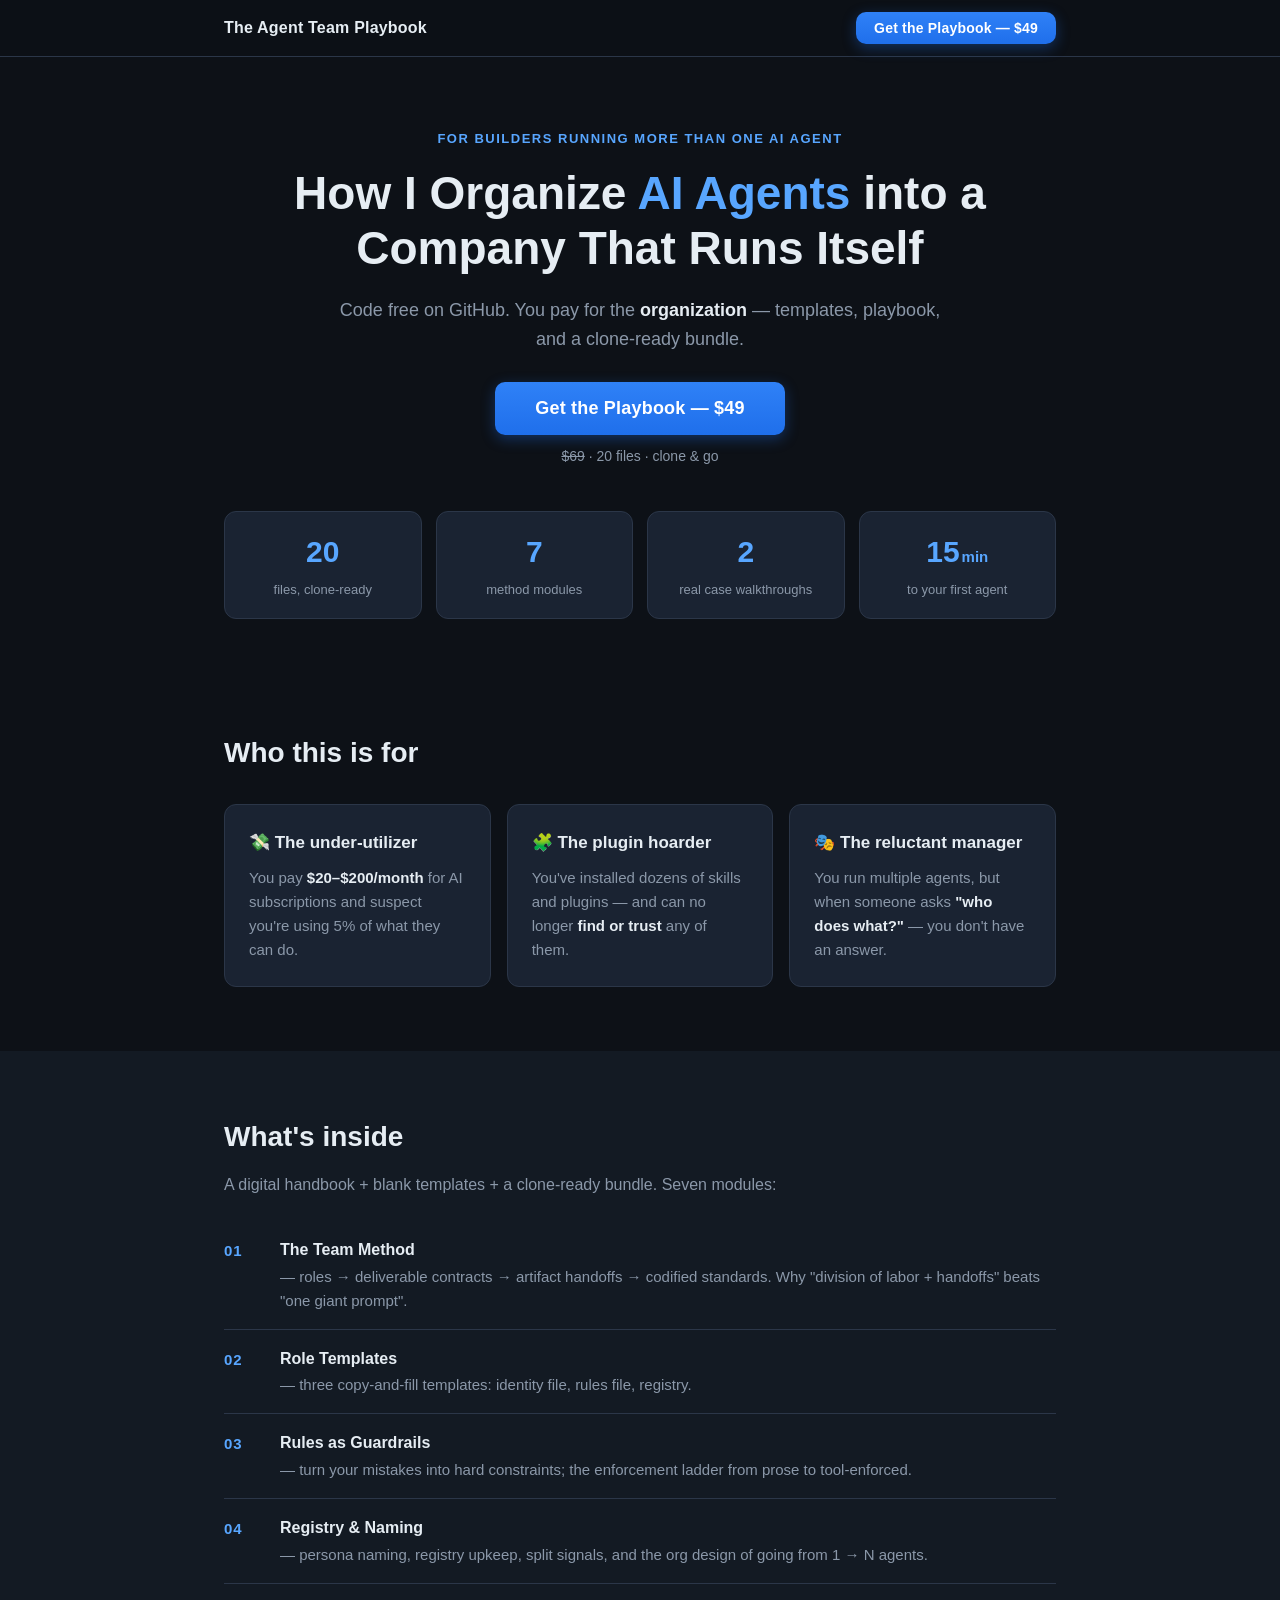
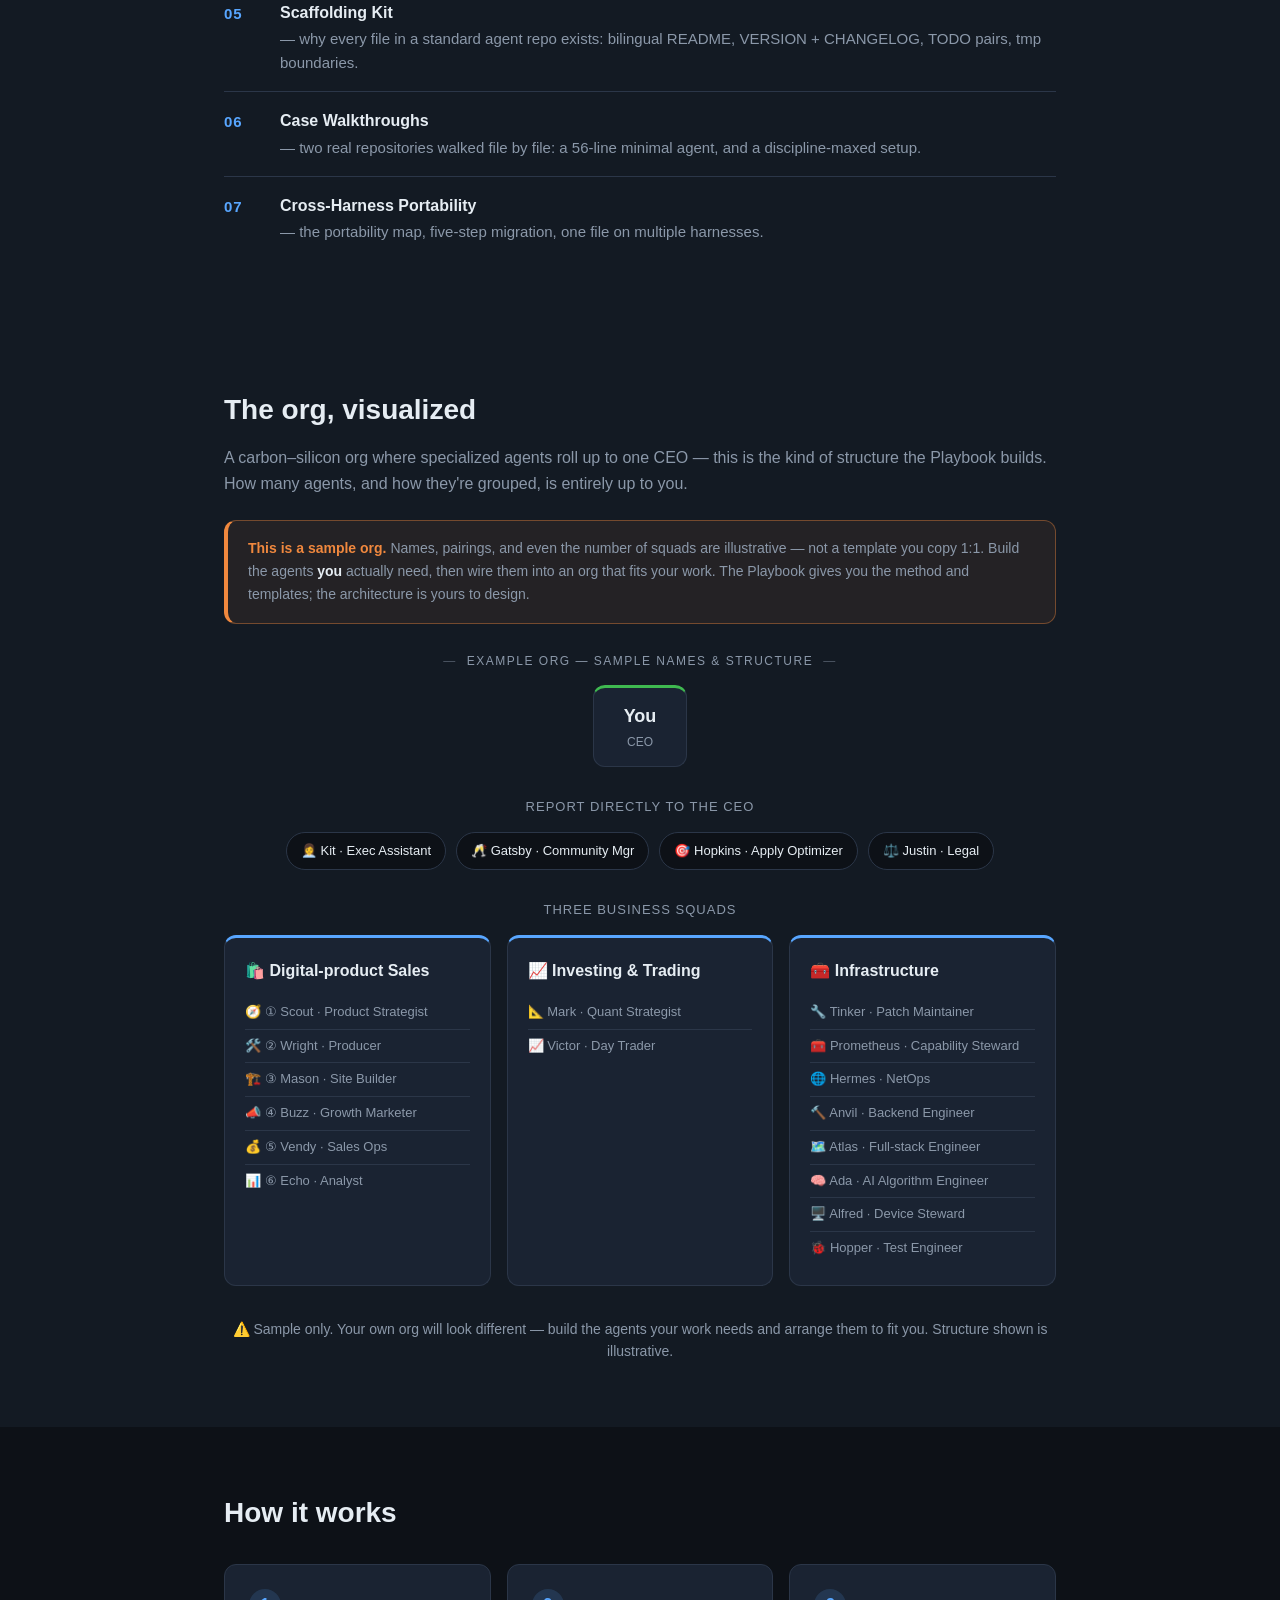
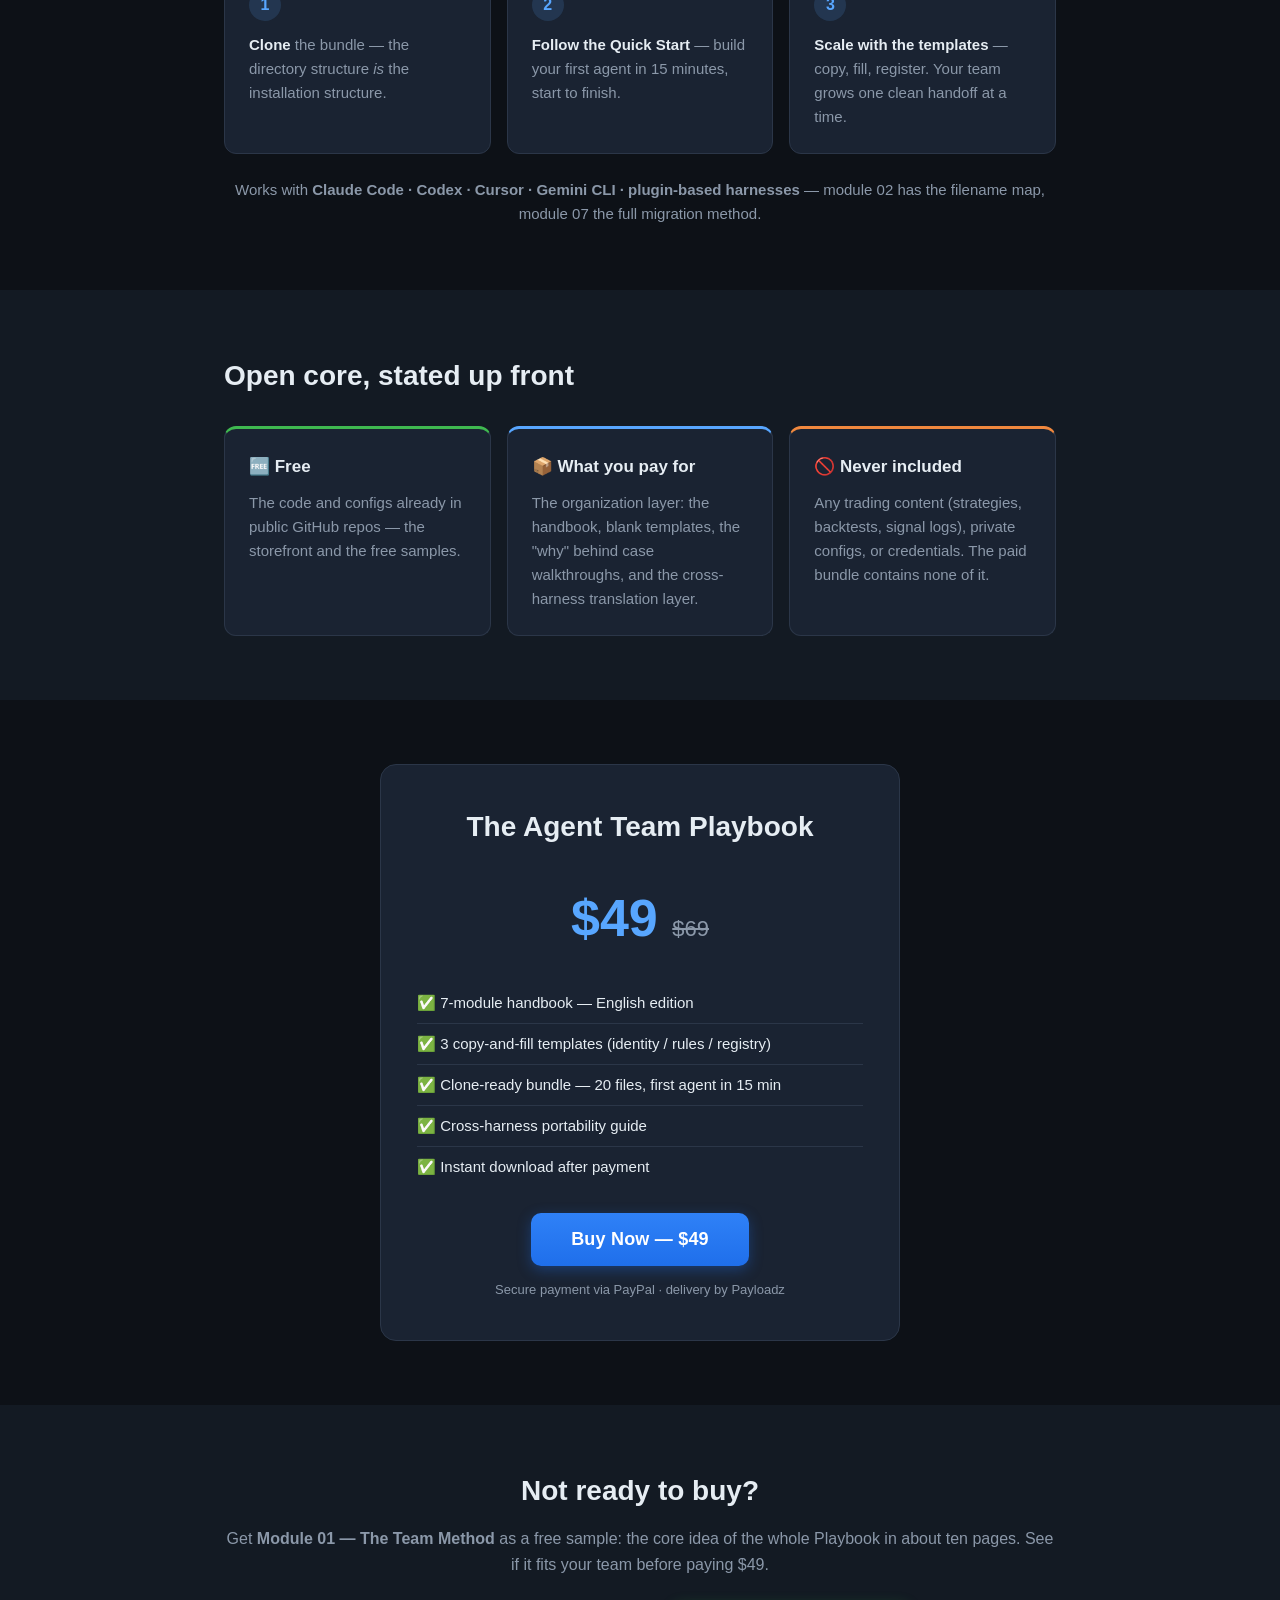
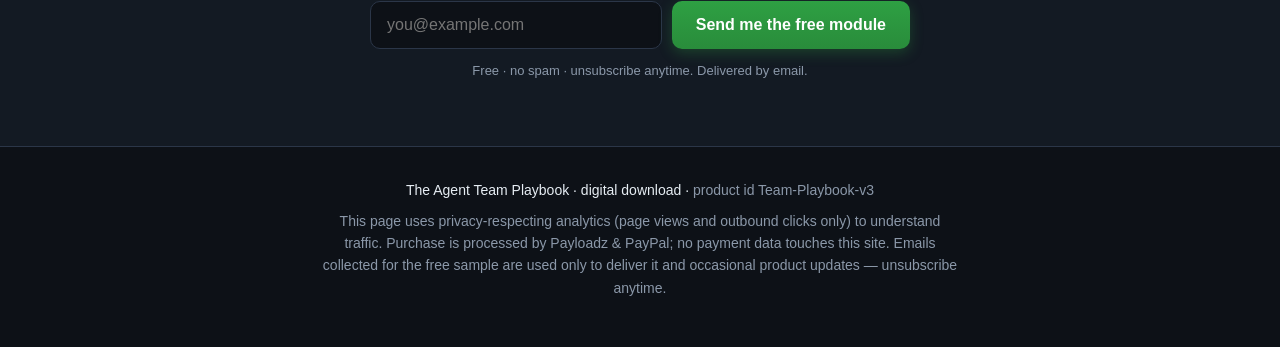
<file: go/p4/index.html>
<!DOCTYPE html>
<html lang="en">
<head>
<meta charset="utf-8">
<title>The Agent Team Playbook</title>
<meta name="robots" content="noindex">
<meta http-equiv="refresh" content="0; url=https://xhqing.github.io/agent-team-playbook/?utm_source=x.com&amp;utm_medium=organic&amp;utm_campaign=playbook-launch&amp;utm_content=x-post-dsh-bridge-04">
<script>location.replace("https://xhqing.github.io/agent-team-playbook/?utm_source=x.com&utm_medium=organic&utm_campaign=playbook-launch&utm_content=x-post-dsh-bridge-04");</script>
</head>
<body>
<noscript><a href="https://xhqing.github.io/agent-team-playbook/?utm_source=x.com&amp;utm_medium=organic&amp;utm_campaign=playbook-launch&amp;utm_content=x-post-dsh-bridge-04">Continue to The Agent Team Playbook &rarr;</a></noscript>
</body>
</html>
</file>
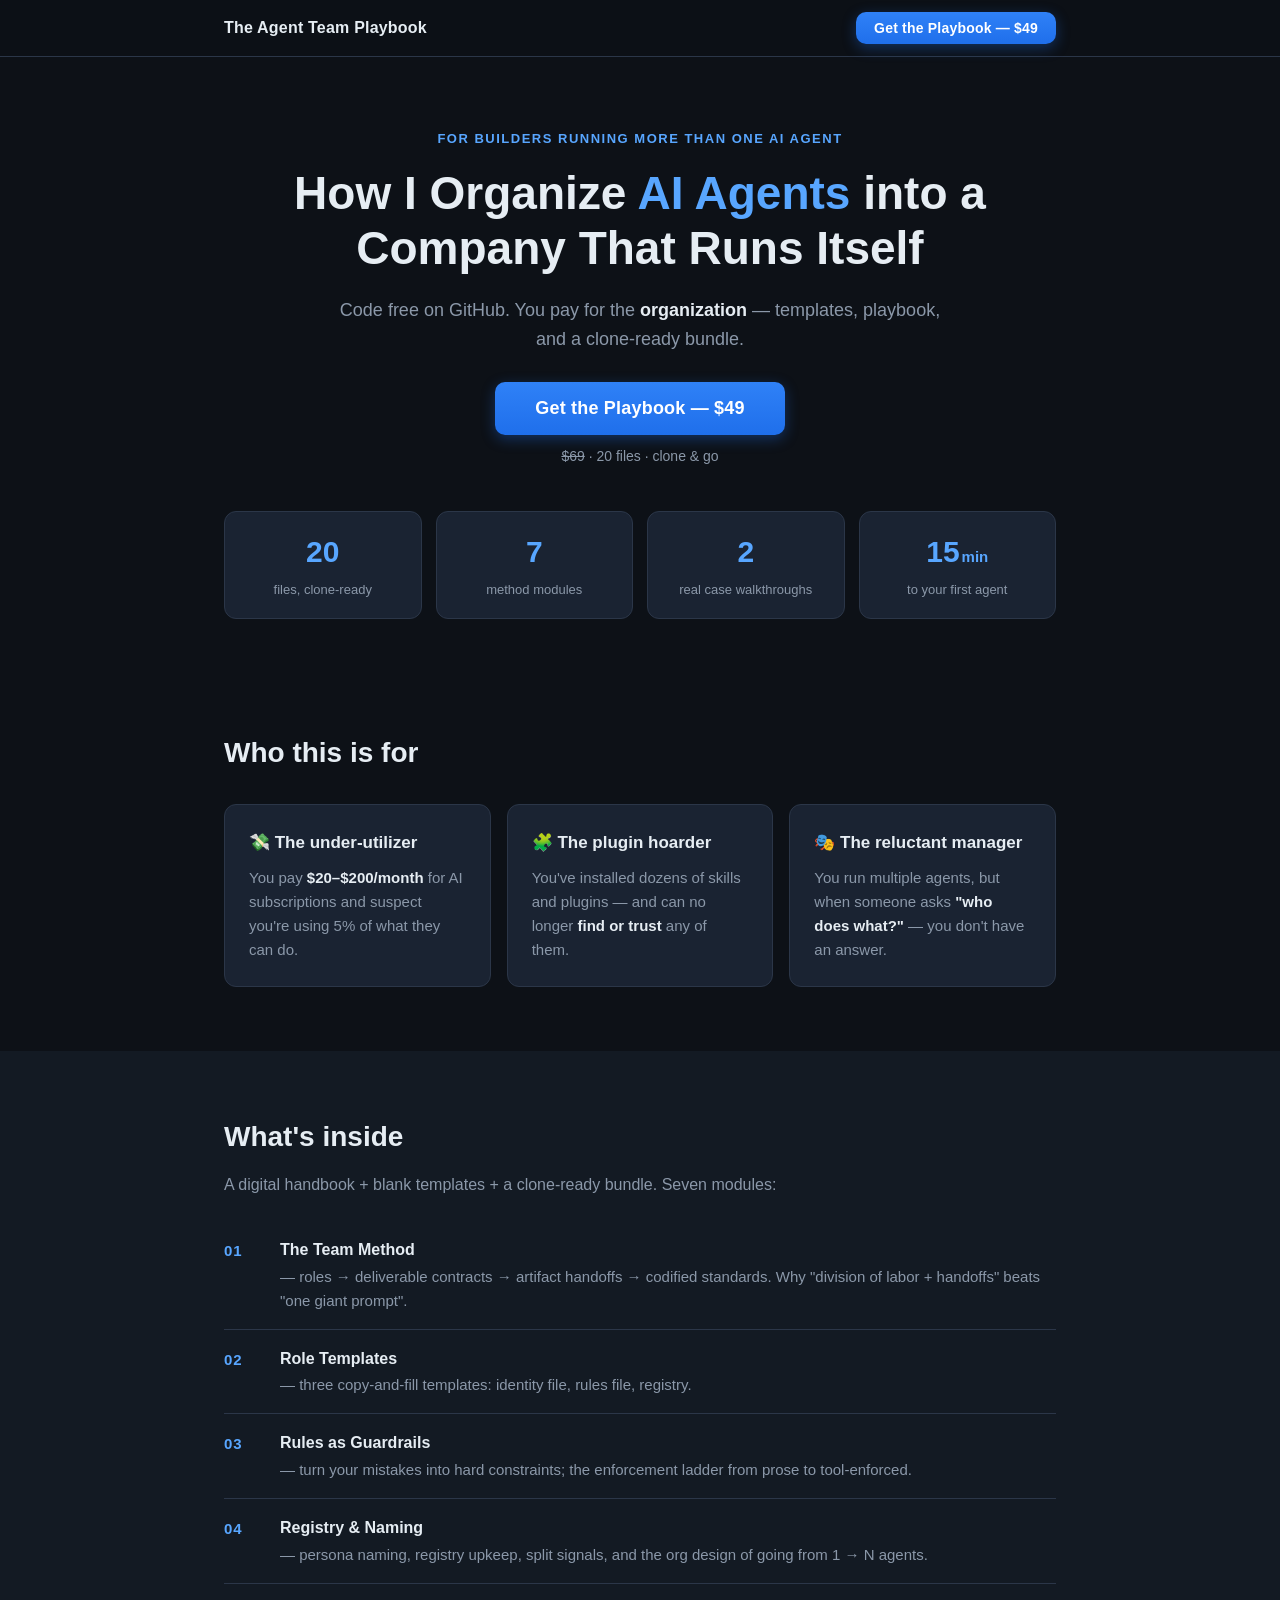
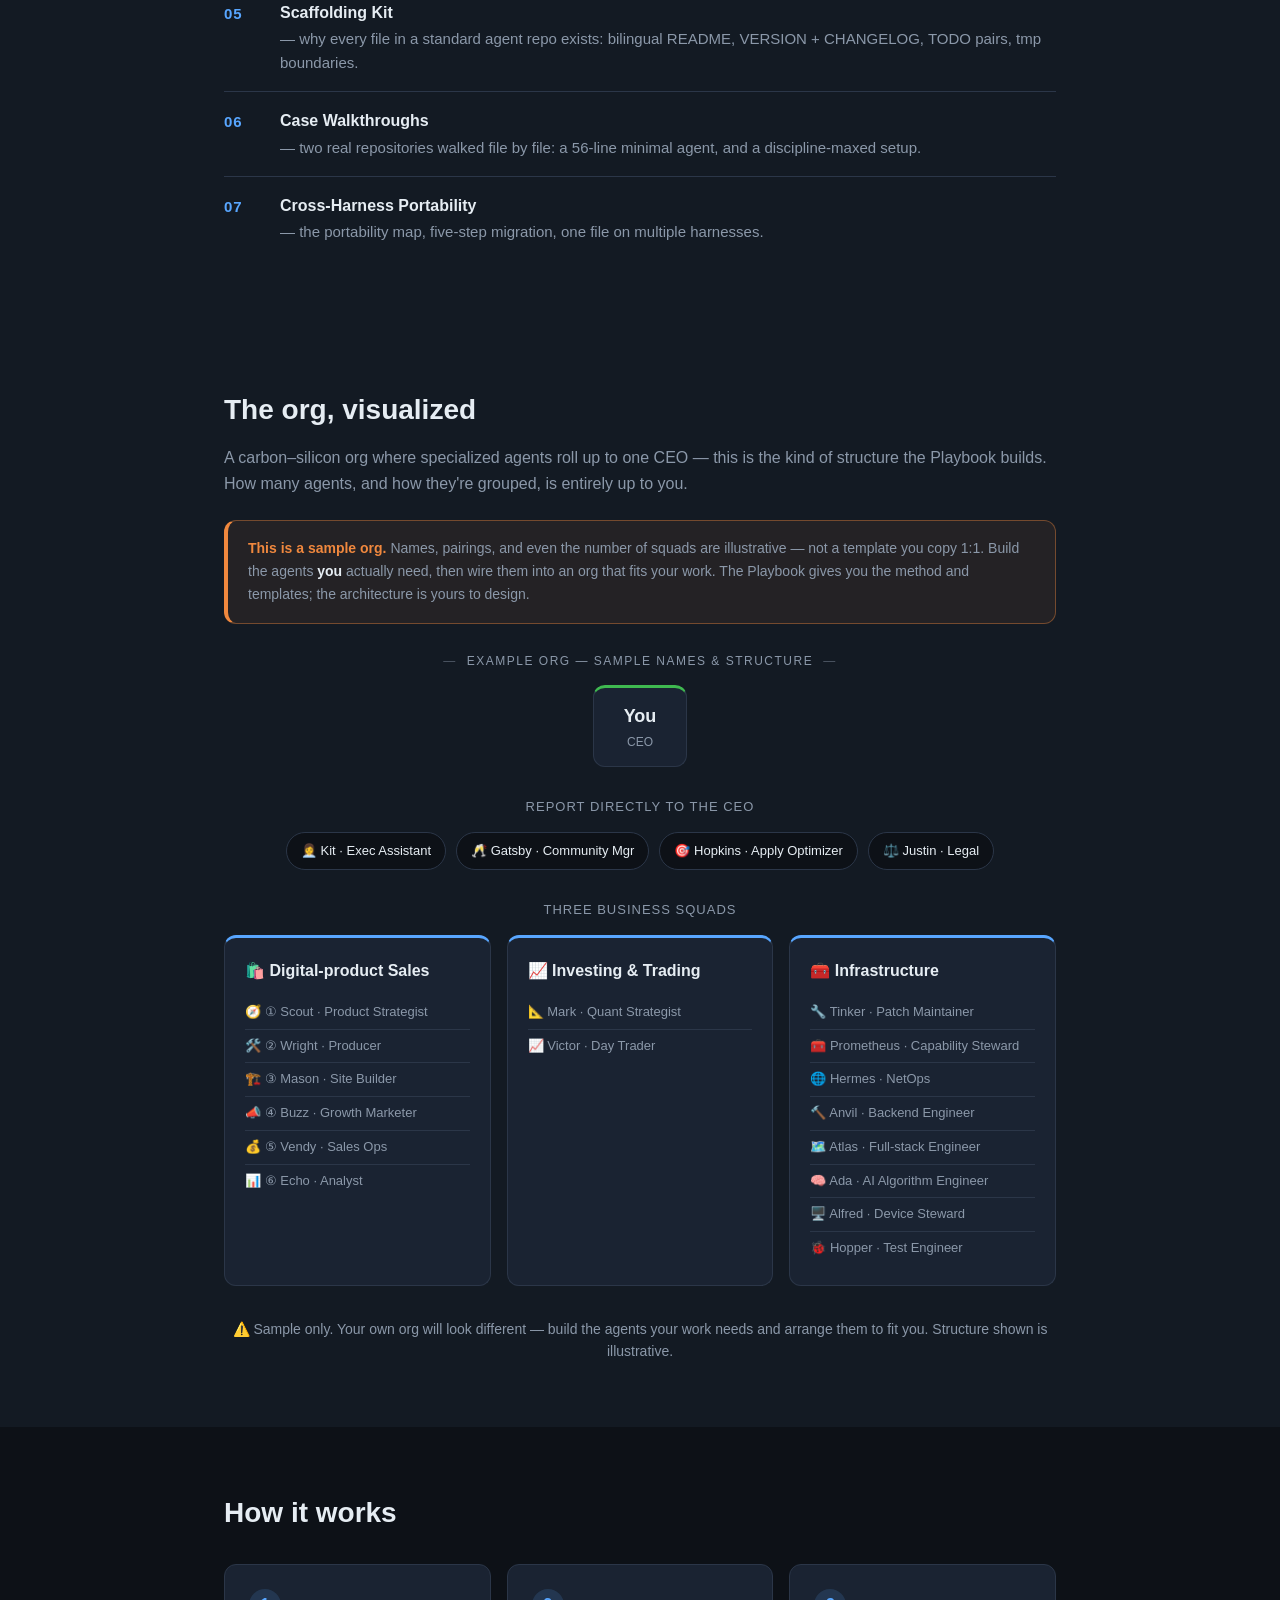
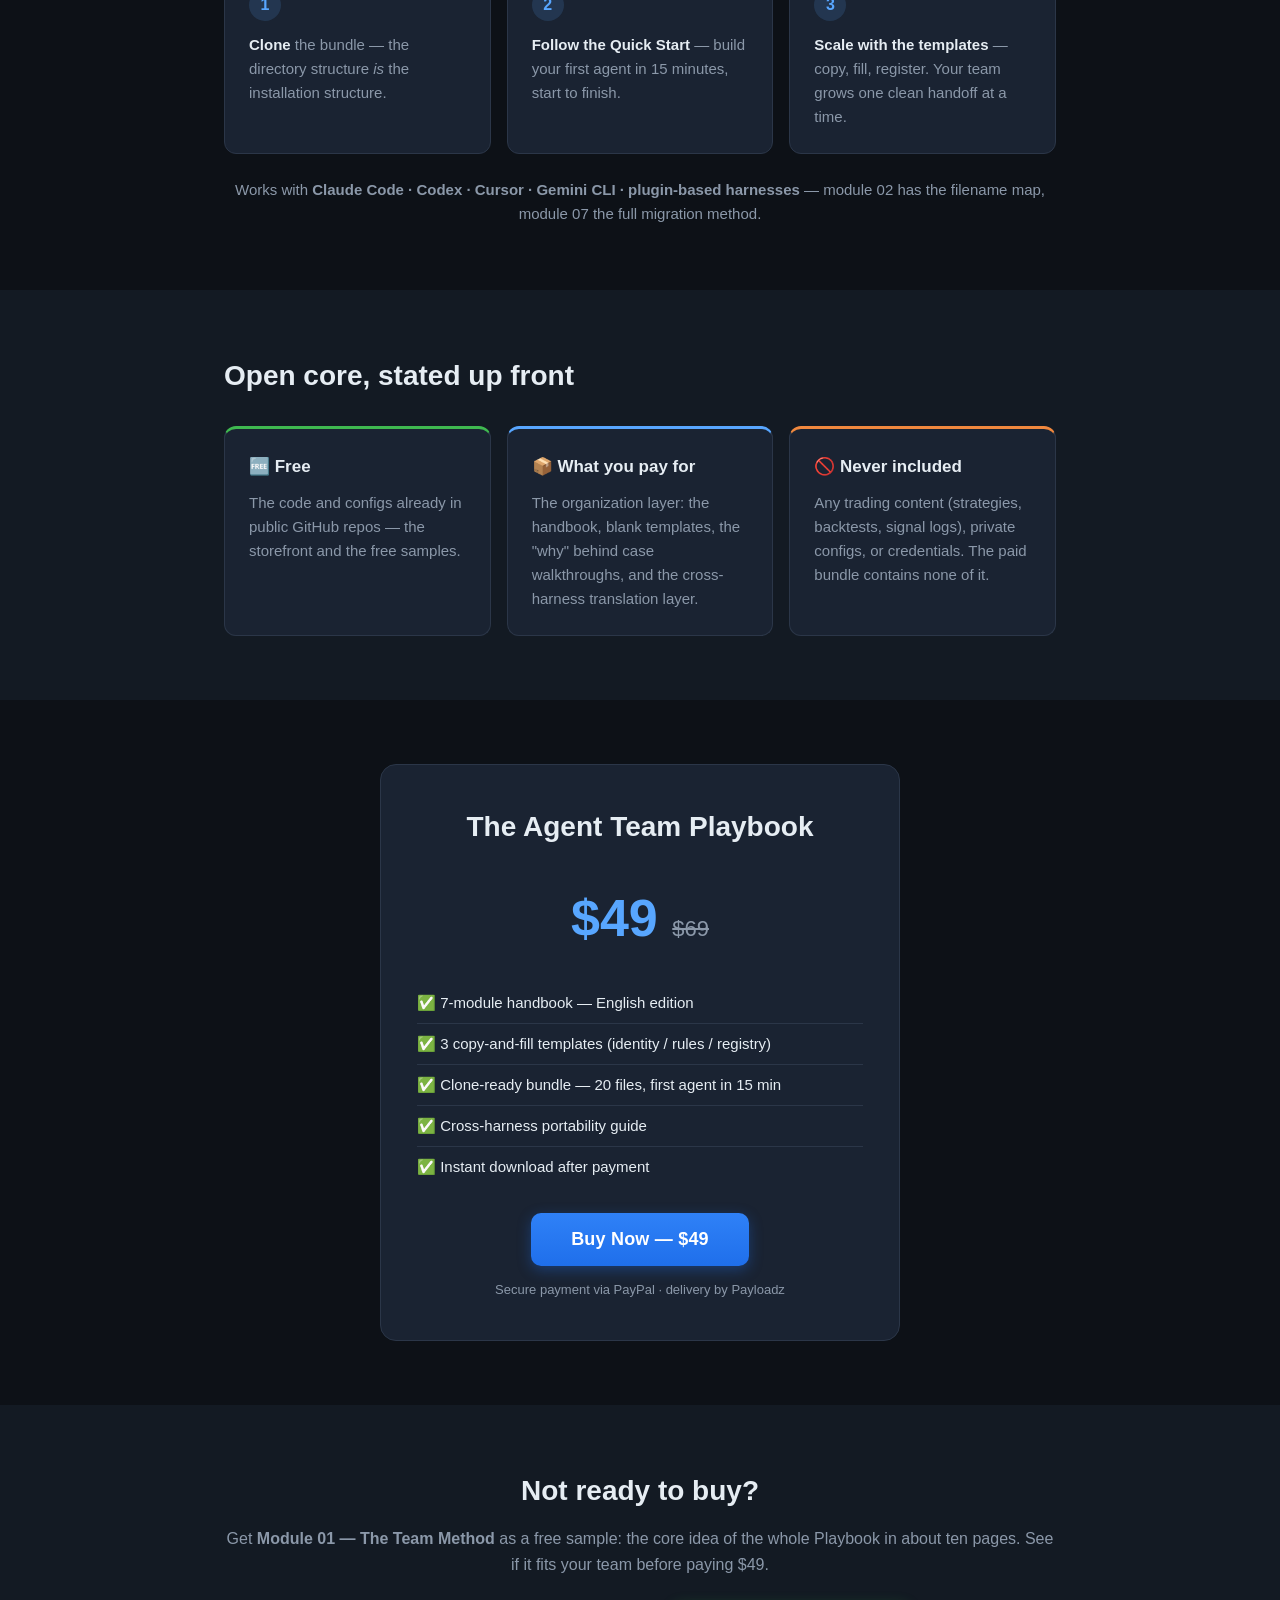
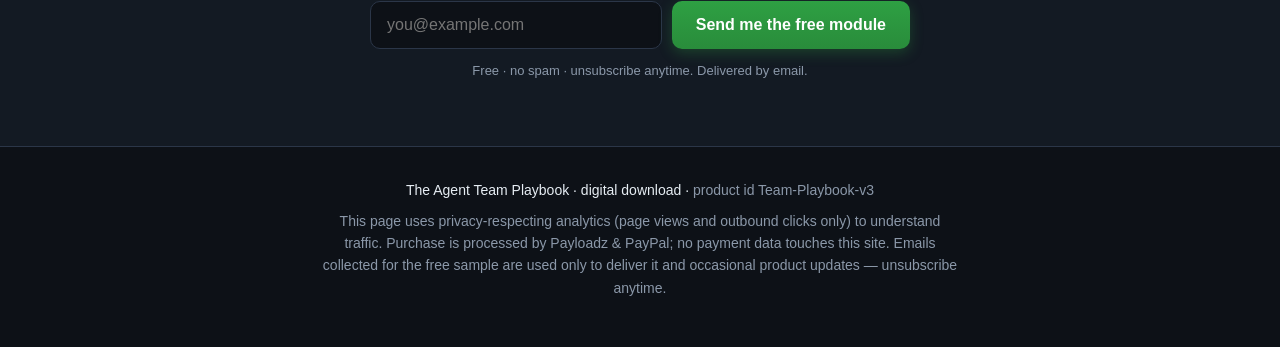
<file: go/t1/index.html>
<!DOCTYPE html>
<html lang="en">
<head>
<meta charset="utf-8">
<title>The Agent Team Playbook</title>
<meta name="robots" content="noindex">
<meta http-equiv="refresh" content="0; url=https://xhqing.github.io/agent-team-playbook/?utm_source=x.com&amp;utm_medium=organic&amp;utm_campaign=playbook-launch&amp;utm_content=x-thread-launch-01">
<script>location.replace("https://xhqing.github.io/agent-team-playbook/?utm_source=x.com&utm_medium=organic&utm_campaign=playbook-launch&utm_content=x-thread-launch-01");</script>
</head>
<body>
<noscript><a href="https://xhqing.github.io/agent-team-playbook/?utm_source=x.com&amp;utm_medium=organic&amp;utm_campaign=playbook-launch&amp;utm_content=x-thread-launch-01">Continue to The Agent Team Playbook &rarr;</a></noscript>
</body>
</html>
</file>
<file: style.css>
/* The Agent Team Playbook — landing page styles
   Dark, single-column, no external dependencies. */

:root {
  --bg: #0d1117;
  --bg-alt: #131a23;
  --card: #1a2332;
  --border: #2b3648;
  --text: #e6edf3;
  --muted: #8b98a9;
  --accent: #58a6ff;
  --accent-2: #3fb950;
  --warn: #f0883e;
  --radius: 12px;
}

* { box-sizing: border-box; margin: 0; padding: 0; }

html { scroll-behavior: smooth; }

body {
  background: var(--bg);
  color: var(--text);
  font-family: -apple-system, BlinkMacSystemFont, "Segoe UI", Helvetica, Arial, sans-serif;
  line-height: 1.6;
  -webkit-font-smoothing: antialiased;
}

.container { max-width: 880px; margin: 0 auto; padding: 0 24px; }

/* ---------- nav ---------- */
.nav {
  position: sticky; top: 0; z-index: 10;
  background: rgba(13, 17, 23, 0.9);
  backdrop-filter: blur(8px);
  border-bottom: 1px solid var(--border);
}
.nav-inner {
  max-width: 880px; margin: 0 auto; padding: 12px 24px;
  display: flex; justify-content: space-between; align-items: center;
}
.brand { font-weight: 700; letter-spacing: 0.2px; }

/* ---------- hero ---------- */
.hero { padding: 72px 0 48px; text-align: center; }
.kicker {
  color: var(--accent); font-weight: 600; text-transform: uppercase;
  font-size: 13px; letter-spacing: 1.5px; margin-bottom: 16px;
}
.hero h1 { font-size: clamp(30px, 5vw, 46px); line-height: 1.2; font-weight: 800; }
.accent { color: var(--accent); }
.hero .sub { margin: 20px auto 28px; max-width: 620px; font-size: 18px; color: var(--muted); }
.hero .sub strong { color: var(--text); }

.hero-cta { display: flex; flex-direction: column; align-items: center; gap: 10px; }
.strike { color: var(--muted); font-size: 14px; }

.earlybird {
  margin: 18px auto 0; padding: 10px 18px; display: inline-block;
  background: rgba(63, 185, 80, 0.12); border: 1px solid rgba(63, 185, 80, 0.4);
  border-radius: var(--radius); font-size: 15px;
}
.earlybird code {
  background: rgba(63, 185, 80, 0.2); padding: 2px 8px; border-radius: 6px;
  font-weight: 700; letter-spacing: 1px;
}
.eb-note { color: var(--muted); font-size: 13px; margin-left: 6px; }
.hidden { display: none; }

.stat-row {
  margin-top: 44px; display: grid; grid-template-columns: repeat(4, 1fr); gap: 14px;
}
.stat {
  background: var(--card); border: 1px solid var(--border); border-radius: var(--radius);
  padding: 16px 8px;
}
.stat b { font-size: 30px; font-weight: 800; color: var(--accent); display: block; }
.stat .unit { font-size: 15px; font-weight: 600; margin-left: 2px; }
.stat span:not(.unit) { font-size: 13px; color: var(--muted); }

/* ---------- sections ---------- */
.section { padding: 64px 0; }
.section.alt { background: var(--bg-alt); }
.section h2 { font-size: 28px; margin-bottom: 28px; }
.section-sub { color: var(--muted); margin: -16px 0 24px; }

/* cards */
.cards { display: grid; grid-template-columns: repeat(3, 1fr); gap: 16px; }
.card {
  background: var(--card); border: 1px solid var(--border); border-radius: var(--radius);
  padding: 24px;
}
.card h3 { font-size: 17px; margin-bottom: 10px; }
.card p { color: var(--muted); font-size: 15px; }
.card p strong { color: var(--text); }

/* modules list */
.modules { list-style: none; counter-reset: mod; }
.modules li {
  counter-increment: mod;
  padding: 16px 0 16px 56px; position: relative;
  border-bottom: 1px solid var(--border);
}
.modules li:last-child { border-bottom: none; }
.modules li::before {
  content: "0" counter(mod);
  position: absolute; left: 0; top: 18px;
  color: var(--accent); font-weight: 800; font-size: 15px; letter-spacing: 1px;
}
.modules b { display: block; margin-bottom: 2px; }
.modules li { color: var(--muted); font-size: 15px; }
.modules b { color: var(--text); font-size: 16px; }

/* steps */
.steps { display: grid; grid-template-columns: repeat(3, 1fr); gap: 16px; margin-bottom: 24px; }
.step {
  background: var(--card); border: 1px solid var(--border); border-radius: var(--radius);
  padding: 24px;
}
.step .num {
  display: inline-flex; width: 32px; height: 32px; border-radius: 50%;
  background: rgba(88, 166, 255, 0.15); color: var(--accent);
  align-items: center; justify-content: center; font-weight: 700; margin-bottom: 12px;
}
.step p { color: var(--muted); font-size: 15px; }
.step b { color: var(--text); }
.harness-line { text-align: center; color: var(--muted); font-size: 15px; }

/* open core */
.opencore-grid { display: grid; grid-template-columns: repeat(3, 1fr); gap: 16px; }
.oc {
  border-radius: var(--radius); padding: 24px;
  background: var(--card); border: 1px solid var(--border);
}
.oc h3 { margin-bottom: 10px; font-size: 17px; }
.oc p { color: var(--muted); font-size: 15px; }
.oc.free   { border-top: 3px solid var(--accent-2); }
.oc.paid   { border-top: 3px solid var(--accent); }
.oc.never  { border-top: 3px solid var(--warn); }

/* pricing */
.pricing { display: flex; justify-content: center; }
.price-card {
  max-width: 520px; width: 100%; text-align: center;
  background: var(--card); border: 1px solid var(--border); border-radius: 16px;
  padding: 40px 36px;
}
.price { margin: 14px 0 22px; }
.price .now { font-size: 52px; font-weight: 800; color: var(--accent); }
.price .was { font-size: 22px; color: var(--muted); margin-left: 10px; }
.includes { list-style: none; text-align: left; margin: 0 0 26px; }
.includes li { padding: 8px 0; border-bottom: 1px solid var(--border); font-size: 15px; }
.includes li:last-child { border-bottom: none; }
.pay-note { margin-top: 14px; color: var(--muted); font-size: 13px; }
.price-card .earlybird { margin-top: 16px; }

/* ---------- CTA button ---------- */
.buy-cta {
  display: inline-block; cursor: pointer;
  background: linear-gradient(180deg, #2f81f7, #1f6feb);
  color: #fff; border: none; border-radius: 10px;
  font-size: 17px; font-weight: 700; letter-spacing: 0.2px;
  padding: 14px 32px;
  transition: transform 0.08s ease, box-shadow 0.08s ease;
  box-shadow: 0 4px 14px rgba(31, 111, 235, 0.35);
}
.buy-cta:hover { transform: translateY(-1px); box-shadow: 0 6px 18px rgba(31, 111, 235, 0.45); }
.buy-cta:active { transform: translateY(0); }
.buy-cta.small { font-size: 14px; padding: 8px 18px; }
.buy-cta.big { font-size: 18px; padding: 16px 40px; }
.buy-cta:disabled {
  background: #39414d; color: #6e7681; cursor: not-allowed;
  box-shadow: none; transform: none;
}

/* ---------- free sample / email capture ---------- */
.free-sample { text-align: center; }
.email-capture {
  display: flex; gap: 10px; justify-content: center; align-items: stretch;
  max-width: 540px; margin: 0 auto 12px;
}
.email-capture input[type="email"] {
  flex: 1; min-width: 0;
  background: var(--bg); color: var(--text);
  border: 1px solid var(--border); border-radius: 10px;
  padding: 14px 16px; font-size: 16px;
}
.email-capture input[type="email"]:focus { outline: none; border-color: var(--accent); }
.email-cta {
  display: inline-block; cursor: pointer; white-space: nowrap;
  background: linear-gradient(180deg, #2ea043, #298c3b);
  color: #fff; border: none; border-radius: 10px;
  font-size: 16px; font-weight: 700;
  padding: 14px 24px;
  box-shadow: 0 4px 14px rgba(46, 160, 67, 0.3);
  transition: transform 0.08s ease, box-shadow 0.08s ease;
}
.email-cta:hover { transform: translateY(-1px); box-shadow: 0 6px 18px rgba(46, 160, 67, 0.4); }
.email-cta:active { transform: translateY(0); }
.email-cta:disabled {
  background: #39414d; color: #6e7681; cursor: not-allowed;
  box-shadow: none; transform: none;
}
.email-note { font-size: 13px; }

/* ---------- footer ---------- */
.footer { border-top: 1px solid var(--border); padding: 32px 0 48px; text-align: center; }
.footer p { font-size: 14px; }
.muted { color: var(--muted); }
.privacy { margin-top: 8px; font-size: 12px; max-width: 640px; margin-inline: auto; }

/* ---------- org chart ---------- */
.org-callout {
  background: rgba(240, 136, 62, 0.08); border: 1px solid rgba(240, 136, 62, 0.4);
  border-left: 4px solid var(--warn); border-radius: var(--radius);
  padding: 16px 20px; font-size: 14px; color: var(--muted); line-height: 1.65;
}
.org-callout strong { color: var(--warn); }
.org-callout em { color: var(--text); font-style: normal; font-weight: 600; }
.org-sample-tag {
  margin: 28px 0 14px; text-align: center;
  display: block; color: var(--muted); font-size: 12px;
  letter-spacing: 1.5px; text-transform: uppercase;
}
.org-sample-tag::before,
.org-sample-tag::after { content: "—"; margin: 0 10px; opacity: 0.5; }
.org { margin-top: 8px; text-align: center; }
.org-ceo {
  display: inline-block; background: var(--card); border: 1px solid var(--border);
  border-top: 3px solid var(--accent-2); border-radius: var(--radius);
  padding: 14px 30px; font-weight: 800; font-size: 18px;
}
.org-ceo span { display: block; color: var(--muted); font-size: 12px; font-weight: 400; margin-top: 2px; }
.org-label {
  color: var(--muted); font-size: 13px; letter-spacing: 1px; text-transform: uppercase;
  margin: 30px 0 14px;
}
.org-direct {
  display: flex; flex-wrap: wrap; justify-content: center; gap: 10px; max-width: 760px; margin: 0 auto;
}
.org-chip {
  font-size: 13px; color: var(--text); background: var(--bg);
  border: 1px solid var(--border); border-radius: 999px; padding: 8px 14px;
}
.org-squads { display: grid; grid-template-columns: repeat(3, 1fr); gap: 16px; text-align: left; }
.org-squad {
  background: var(--card); border: 1px solid var(--border); border-top: 3px solid var(--accent);
  border-radius: var(--radius); padding: 20px;
}
.org-squad h3 { font-size: 16px; margin-bottom: 12px; }
.org-squad ul { list-style: none; }
.org-squad li {
  font-size: 13px; color: var(--muted); padding: 6px 0; border-bottom: 1px solid var(--border);
}
.org-squad li:last-child { border-bottom: none; }
.org-note { margin-top: 32px; text-align: center; font-size: 14px; }

/* ---------- responsive ---------- */
@media (max-width: 720px) {
  .stat-row { grid-template-columns: repeat(2, 1fr); }
  .cards, .steps, .opencore-grid { grid-template-columns: 1fr; }
  .nav-inner { flex-wrap: wrap; gap: 8px; }
  .org-squads { grid-template-columns: 1fr; }
  .email-capture { flex-direction: column; }
}
</file>
